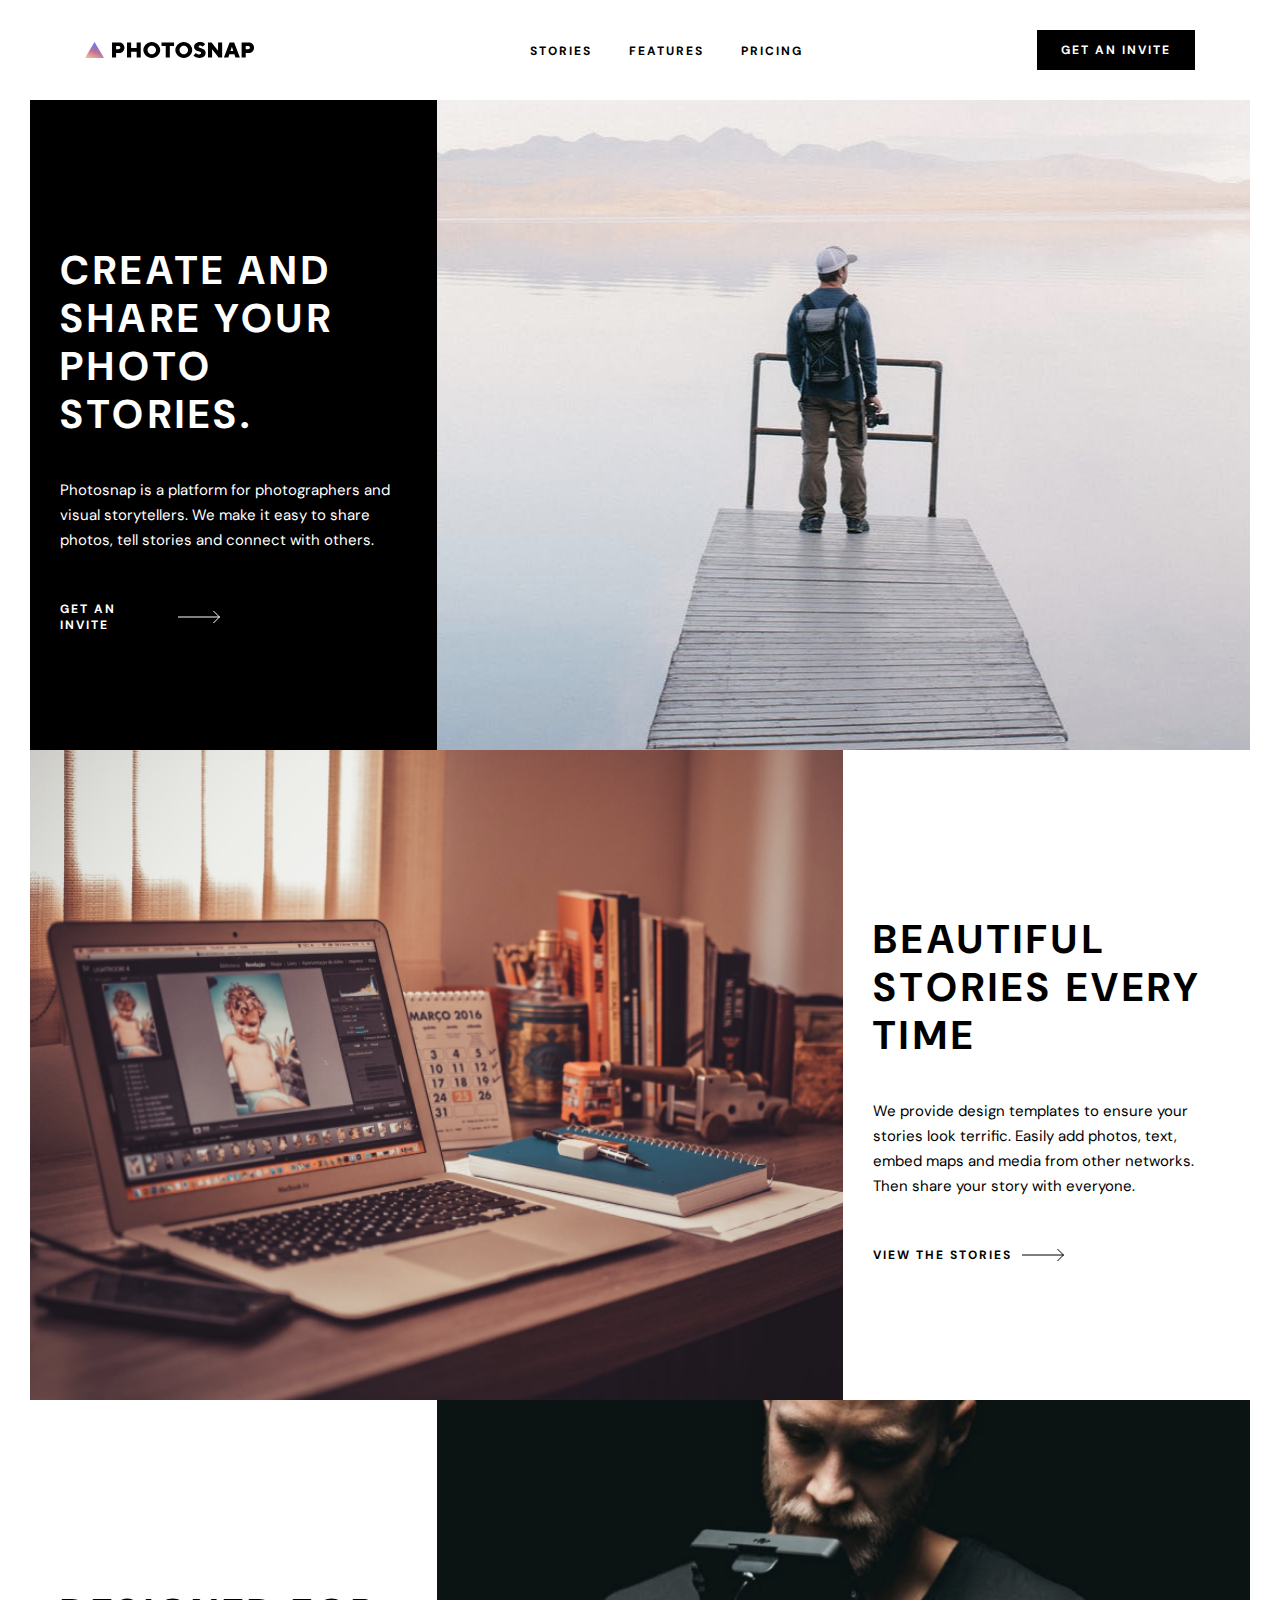
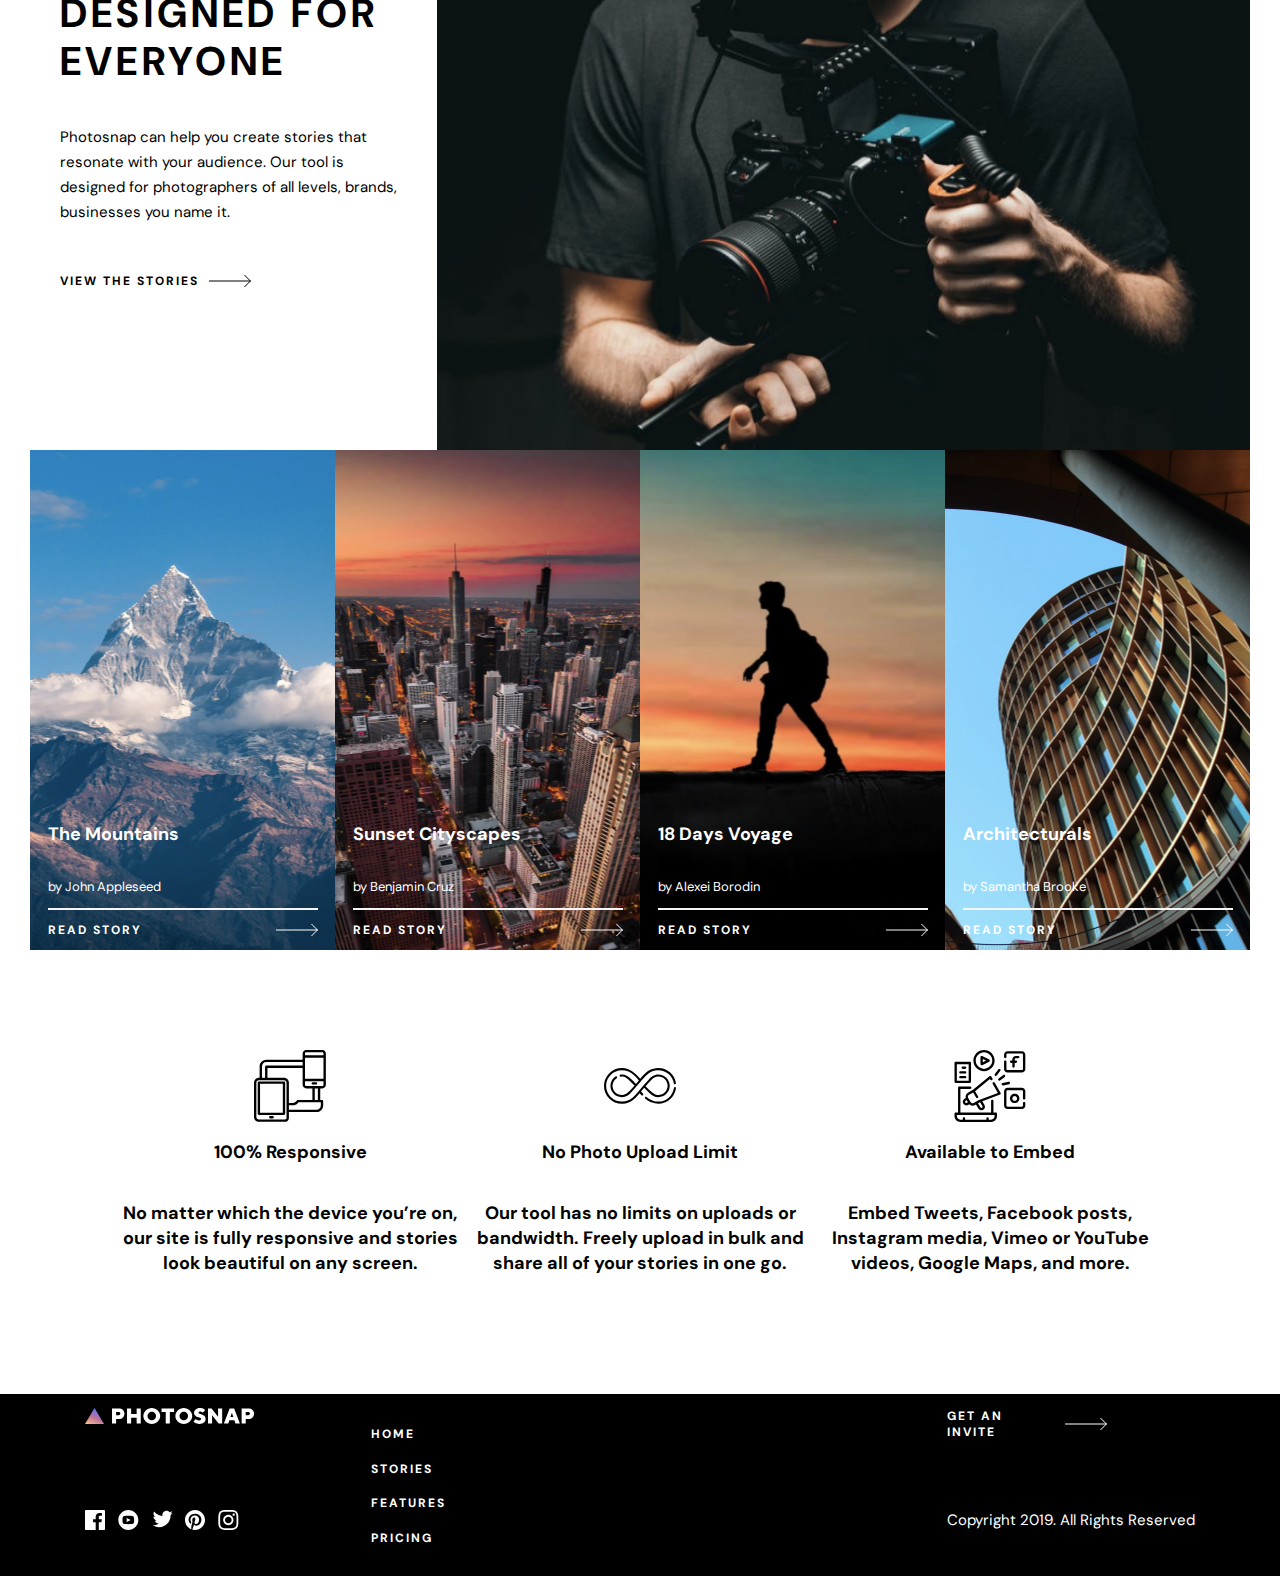
<file: index.html>
<!DOCTYPE html>
<html lang="en">
<head>
    <meta charset="UTF-8">
    <meta name="viewport" content="width=device-width, initial-scale=1.0">
    <title>Document</title>
    <link rel="stylesheet" href="css/style.css">
    <link rel="preconnect" href="https://fonts.googleapis.com">
    <link rel="preconnect" href="https://fonts.gstatic.com" crossorigin>
    <link href="https://fonts.googleapis.com/css2?family=Alata&family=Barlow+Condensed:wght@700&family=Barlow:wght@500;900&family=Big+Shoulders+Display:wght@400;700&family=DM+Sans:opsz@9..40&family=Inter:wght@400;600&family=Josefin+Sans:wght@300&family=League+Spartan&family=Lexend+Deca&family=Montserrat:wght@700&family=Noto+Sans:wght@200&family=Permanent+Marker&family=Raleway:wght@700&family=Rubik:wght@300&family=Space+Grotesk:wght@700&display=swap" rel="stylesheet">
</head>
<body>
    <div class="wrapper">
        <div class="header">
            <img src="img/photosnap.svg" alt="">
            <ul>
                <li><a href="storiesPage.html">STORIES</a></li>
                <li><a href="">FEATURES</a></li>
                <li><a href="">PRICING</a></li>
            </ul>
            <button>GET AN INVITE</button>
            <img class="img2" src="img/2line.svg" alt="">
        </div>
        <div class="social1">
            <div class="text">
                <div class="tex">
                    <p class="big">Create and share your photo stories. </p>
                    <p class="small">Photosnap is a platform for photographers and visual storytellers. We make it easy to share photos, tell stories and connect with others.</p>
                    <p class="btn">GET AN INVITE<img src="img/oq strelka.svg" alt=""></p>
                </div>
            </div>
            <div class="img"></div>
        </div>
        <div class="social2">
            <div class="text">
                <div class="tex">
                    <p class="big">BEAUTIFUL STORIES EVERY TIME </p>
                    <p class="small">We provide design templates to ensure your stories look terrific. Easily add photos, text, embed maps and media from other networks. Then share your story with everyone.</p>
                    <p class="btn">VIEW THE STORIES<img src="img/qora strelka.svg" alt=""></p>
                </div>
            </div>
            <div class="img"></div>
        </div>
        <div class="social3">
            <div class="text">
                <div class="tex">
                    <p class="big">DESIGNED FOR EVERYONE</p>
                    <p class="small">Photosnap can help you create stories that resonate with your audience.  Our tool is designed for photographers of all levels, brands, businesses you name it. </p>
                    <p class="btn">VIEW THE STORIES<img src="img/qora-strelka.svg" alt=""></p>
                </div>
            </div>
            <div class="img"></div>
        </div>
        <div class="carts">
            <div class="a1">
                <div class="cart1">
                    <p class="big">The Mountains</p>
                    <p class="small">by John Appleseed</p>
                    <div class="text">
                        <p>READ STORY</p>
                        <img src="img/oq strelka.svg" alt="">
                    </div>
                </div>
                <div class="cart2">
                    <p class="big">Sunset Cityscapes</p>
                    <p class="small">by Benjamin Cruz</p>
                    <div class="text">
                        <p>READ STORY</p>
                        <img src="img/oq strelka.svg" alt="">
                    </div>
                </div>
            </div>
            <div class="a2">
                <div class="cart3">
                    <p class="big">18 Days Voyage</p>
                    <p class="small">by Alexei Borodin</p>
                    <div class="text">
                        <p>READ STORY</p>
                        <img src="img/oq strelka.svg" alt="">
                    </div>
                </div>
                <div class="cart4">
                    <p class="big">Architecturals</p>
                    <p class="small">by Samantha Brooke</p>
                    <div class="text">
                        <p>READ STORY</p>
                        <img src="img/oq strelka.svg" alt="">
                    </div>
                </div>
            </div>
        </div>
        <div class="cards">
            <div class="card1">
                <img src="img/mobile.svg" alt="">
                <p class="big">100% Responsive</p>
                <p class="small">No matter which the device you’re on, our site is fully responsive and stories look beautiful on any screen.</p>
            </div>
            <div class="card2">
                <img src="img/infinity.svg" alt="">
                <p class="big">No Photo Upload Limit</p>
                <p class="small">Our tool has no limits on uploads or bandwidth. Freely upload in bulk and share all of your stories in one go.</p>
            </div>
            <div class="card3">
                <img src="img/karnay.svg" alt="">
                <p class="big">Available to Embed</p>
                <p class="small">Embed Tweets, Facebook posts, Instagram media, Vimeo or YouTube videos, Google Maps, and more. </p>
            </div>
        </div>
        <div class="footer">
            <div class="b">
                <div class="icon">
                    <img src="img/photosnap oq.svg" alt="">
                    <ul>
                        <li><a href="">HOME</a></li>
                        <li><a href="storiesPage.html">STORIES</a></li>
                        <li><a href="">FEATURES</a></li>
                        <li><a href="">PRICING</a></li>
                    </ul>
                    <div class="icons">
                    <div class="facebook">
                        <svg width="20" height="20" viewBox="0 0 20 20" fill="none" xmlns="http://www.w3.org/2000/svg">
                            <path d="M18.8958 0H1.10417C0.494167 0 0 0.494167 0 1.10417V18.8967C0 19.5058 0.494167 20 1.10417 20H10.6833V12.255H8.07667V9.23667H10.6833V7.01083C10.6833 4.4275 12.2608 3.02083 14.5658 3.02083C15.67 3.02083 16.6183 3.10333 16.895 3.14V5.84L15.2967 5.84083C14.0433 5.84083 13.8008 6.43667 13.8008 7.31V9.2375H16.79L16.4008 12.2558H13.8008V20H18.8975C19.5058 20 20 19.5058 20 18.8958V1.10417C20 0.494167 19.5058 0 18.8958 0Z" fill="white"/>
                            </svg>
                    </div>
                    <div class="youtube">
                        <svg width="21" height="20" viewBox="0 0 21 20" fill="none" xmlns="http://www.w3.org/2000/svg">
                            <path fill-rule="evenodd" clip-rule="evenodd" d="M10.3333 0C4.81081 0 0.333313 4.4775 0.333313 10C0.333313 15.5225 4.81081 20 10.3333 20C15.8558 20 20.3333 15.5225 20.3333 10C20.3333 4.4775 15.8558 0 10.3333 0ZM14.0341 14.0767C12.2825 14.1967 8.38081 14.1967 6.63165 14.0767C4.73498 13.9467 4.51415 13.0183 4.49998 10C4.51415 6.97583 4.73748 6.05333 6.63165 5.92333C8.38081 5.80333 12.2833 5.80333 14.0341 5.92333C15.9316 6.05333 16.1516 6.98167 16.1666 10C16.1516 13.0242 15.9291 13.9467 14.0341 14.0767ZM12.7641 9.99667L8.66665 8.04833V11.9517L12.7641 9.99667Z" fill="white"/>
                            </svg>
                    </div>
                    <div class="twitter">
                        <svg width="21" height="18" viewBox="0 0 21 18" fill="none" xmlns="http://www.w3.org/2000/svg">
                        <path d="M20.6667 2.79746C19.9309 3.12412 19.14 3.34412 18.31 3.44329C19.1575 2.93579 19.8084 2.13162 20.1142 1.17329C19.3217 1.64329 18.4434 1.98496 17.5084 2.16912C16.7609 1.37162 15.6934 0.873291 14.5134 0.873291C11.8642 0.873291 9.91752 3.34496 10.5159 5.91079C7.10669 5.73996 4.08335 4.10662 2.05919 1.62412C0.984187 3.46829 1.50169 5.88079 3.32835 7.10246C2.65669 7.08079 2.02335 6.89662 1.47085 6.58912C1.42585 8.48996 2.78835 10.2683 4.76169 10.6641C4.18419 10.8208 3.55169 10.8575 2.90835 10.7341C3.43002 12.3641 4.94502 13.55 6.74169 13.5833C5.01669 14.9358 2.84335 15.54 0.666687 15.2833C2.48252 16.4475 4.64002 17.1266 6.95669 17.1266C14.575 17.1266 18.8792 10.6925 18.6192 4.92162C19.4209 4.34246 20.1167 3.61996 20.6667 2.79746Z" fill="white"/>
                        </svg>
                    </div>
                    <div class="p">
                        <svg width="20" height="20" viewBox="0 0 20 20" fill="none" xmlns="http://www.w3.org/2000/svg">
                            <path d="M10 0C4.4775 0 0 4.47667 0 10C0 14.2367 2.63583 17.855 6.35583 19.3117C6.26833 18.5208 6.18917 17.3075 6.39083 16.4442C6.5725 15.6633 7.56333 11.4733 7.56333 11.4733C7.56333 11.4733 7.26417 10.8742 7.26417 9.98833C7.26417 8.59833 8.07 7.56 9.07333 7.56C9.92583 7.56 10.3383 8.20083 10.3383 8.96833C10.3383 9.82583 9.7925 11.1083 9.51 12.2975C9.27417 13.2925 10.0092 14.105 10.9908 14.105C12.7683 14.105 14.1342 12.2308 14.1342 9.52583C14.1342 7.13167 12.4142 5.4575 9.9575 5.4575C7.1125 5.4575 5.4425 7.59167 5.4425 9.79667C5.4425 10.6558 5.77333 11.5783 6.18667 12.0783C6.26833 12.1775 6.28 12.265 6.25583 12.3658L5.97833 13.4992C5.93417 13.6825 5.83333 13.7217 5.64333 13.6333C4.39417 13.0517 3.61333 11.2258 3.61333 9.75917C3.61333 6.605 5.905 3.7075 10.2208 3.7075C13.69 3.7075 16.3858 6.18 16.3858 9.48333C16.3858 12.93 14.2133 15.7033 11.1967 15.7033C10.1833 15.7033 9.23083 15.1775 8.905 14.555L8.28167 16.9325C8.05583 17.8017 7.44667 18.8908 7.03833 19.5542C7.975 19.8433 8.96917 20 10 20C15.5225 20 20 15.5225 20 10C20 4.47667 15.5225 0 10 0Z" fill="white"/>
                            </svg>
                    </div>
                    <div class="insta">
                        <svg width="21" height="20" viewBox="0 0 21 20" fill="none" xmlns="http://www.w3.org/2000/svg">
                            <path fill-rule="evenodd" clip-rule="evenodd" d="M10.3333 0C7.61748 0 7.27748 0.0116667 6.21081 0.06C2.57915 0.226667 0.560813 2.24167 0.394146 5.87667C0.34498 6.94417 0.333313 7.28417 0.333313 10C0.333313 12.7158 0.34498 13.0567 0.393313 14.1233C0.55998 17.755 2.57498 19.7733 6.20998 19.94C7.27748 19.9883 7.61748 20 10.3333 20C13.0491 20 13.39 19.9883 14.4566 19.94C18.085 19.7733 20.1083 17.7583 20.2725 14.1233C20.3216 13.0567 20.3333 12.7158 20.3333 10C20.3333 7.28417 20.3216 6.94417 20.2733 5.8775C20.11 2.24917 18.0925 0.2275 14.4575 0.0608333C13.39 0.0116667 13.0491 0 10.3333 0ZM10.3333 1.8025C13.0033 1.8025 13.32 1.8125 14.375 1.86083C17.085 1.98417 18.3508 3.27 18.4741 5.96C18.5225 7.01417 18.5316 7.33083 18.5316 10.0008C18.5316 12.6717 18.5216 12.9875 18.4741 14.0417C18.35 16.7292 17.0875 18.0175 14.375 18.1408C13.32 18.1892 13.005 18.1992 10.3333 18.1992C7.66331 18.1992 7.34665 18.1892 6.29248 18.1408C3.57581 18.0167 2.31665 16.725 2.19331 14.0408C2.14498 12.9867 2.13498 12.6708 2.13498 10C2.13498 7.33 2.14581 7.01417 2.19331 5.95917C2.31748 3.27 3.57998 1.98333 6.29248 1.86C7.34748 1.8125 7.66331 1.8025 10.3333 1.8025ZM5.19831 10C5.19831 7.16417 7.49748 4.865 10.3333 4.865C13.1691 4.865 15.4683 7.16417 15.4683 10C15.4683 12.8367 13.1691 15.1358 10.3333 15.1358C7.49748 15.1358 5.19831 12.8358 5.19831 10ZM10.3333 13.3333C8.49248 13.3333 6.99998 11.8417 6.99998 10C6.99998 8.15917 8.49248 6.66667 10.3333 6.66667C12.1741 6.66667 13.6666 8.15917 13.6666 10C13.6666 11.8417 12.1741 13.3333 10.3333 13.3333ZM14.4708 4.6625C14.4708 4 15.0083 3.4625 15.6716 3.4625C16.3341 3.4625 16.8708 4 16.8708 4.6625C16.8708 5.325 16.3341 5.8625 15.6716 5.8625C15.0083 5.8625 14.4708 5.325 14.4708 4.6625Z" fill="white"/>
                            </svg>
                    </div>
                    </div>
                </div>
                <ul>
                    <li><a href="">HOME</a></li>
                    <li><a href="storiesPage.html">STORIES</a></li>
                    <li><a href="">FEATURES</a></li>
                    <li><a href="">PRICING</a></li>
                </ul>
                <div class="featur">
                    <p class="btn">GET AN INVITE<img src="img/oq strelka.svg" alt=""></p>
                    <p class="res">Copyright 2019. All Rights Reserved</p>
                </div>
            </div>
        </div>
    </div>
</body>
</html>
</file>
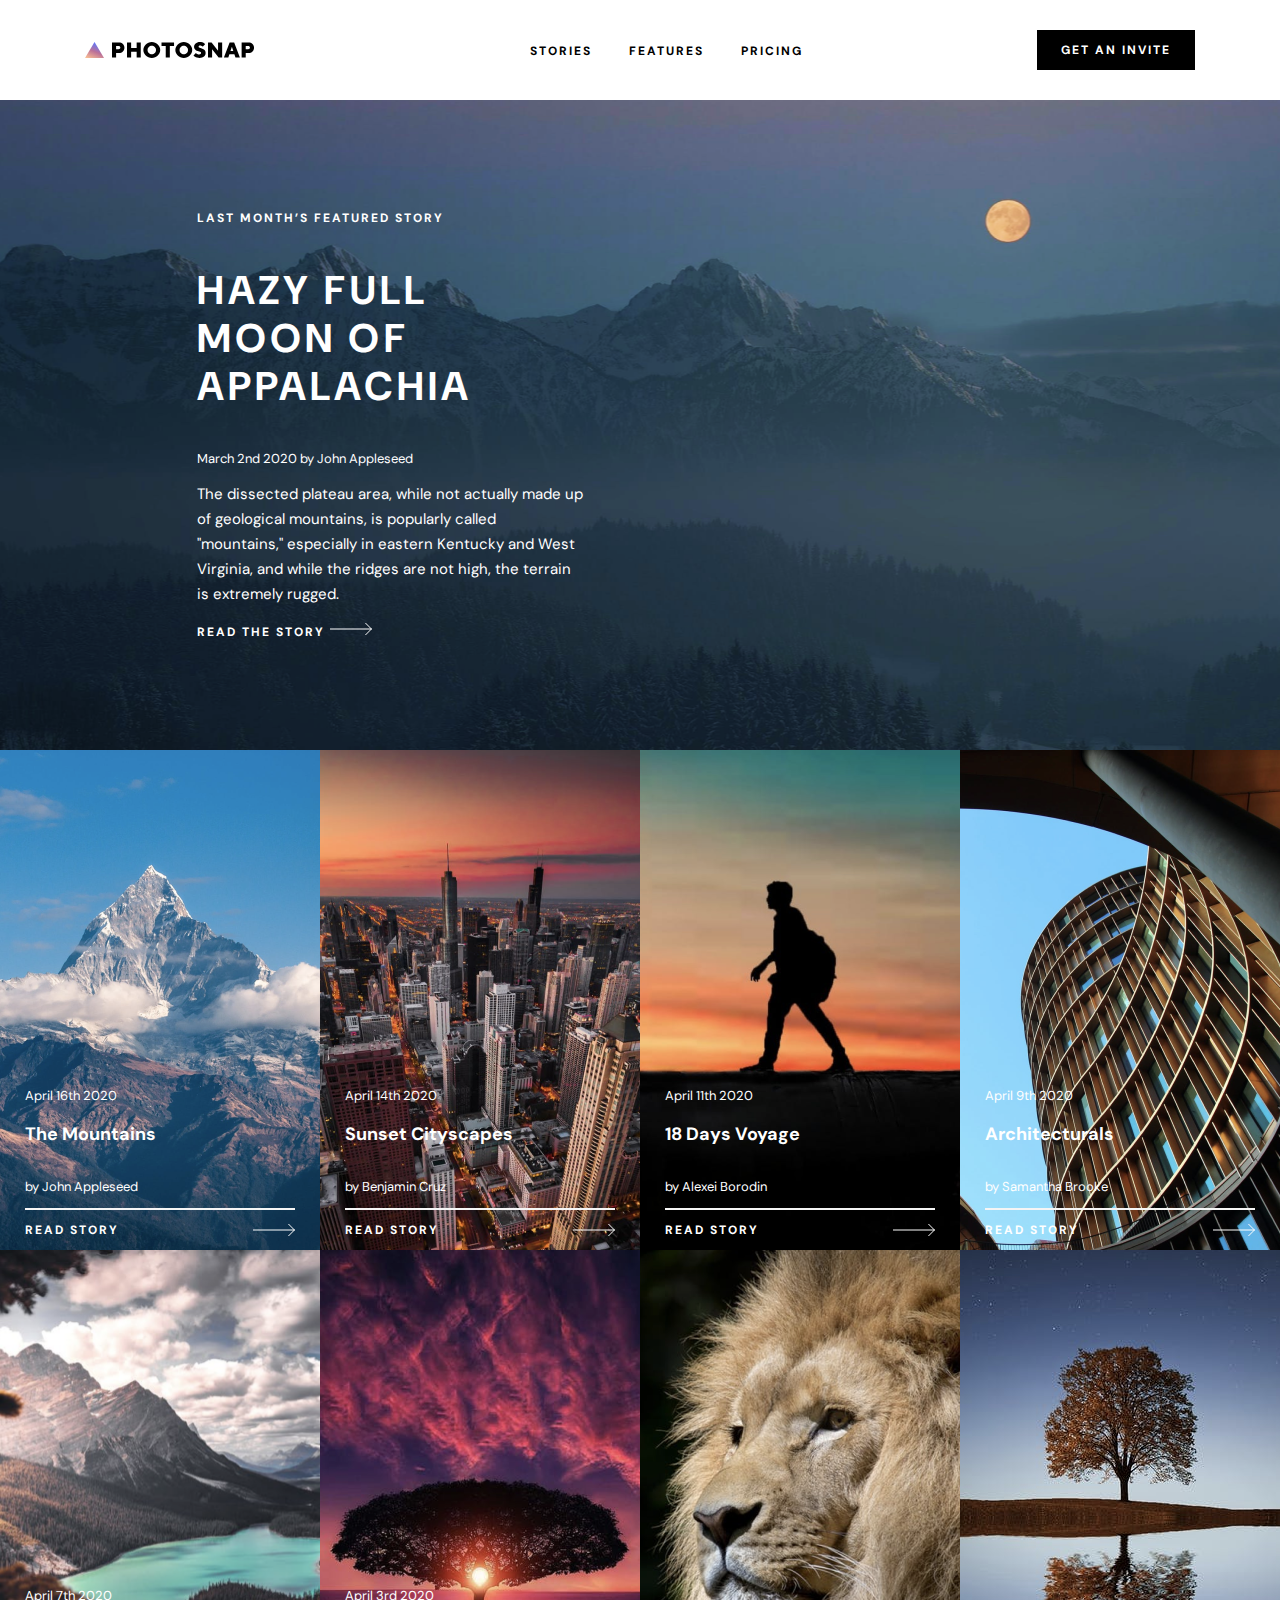
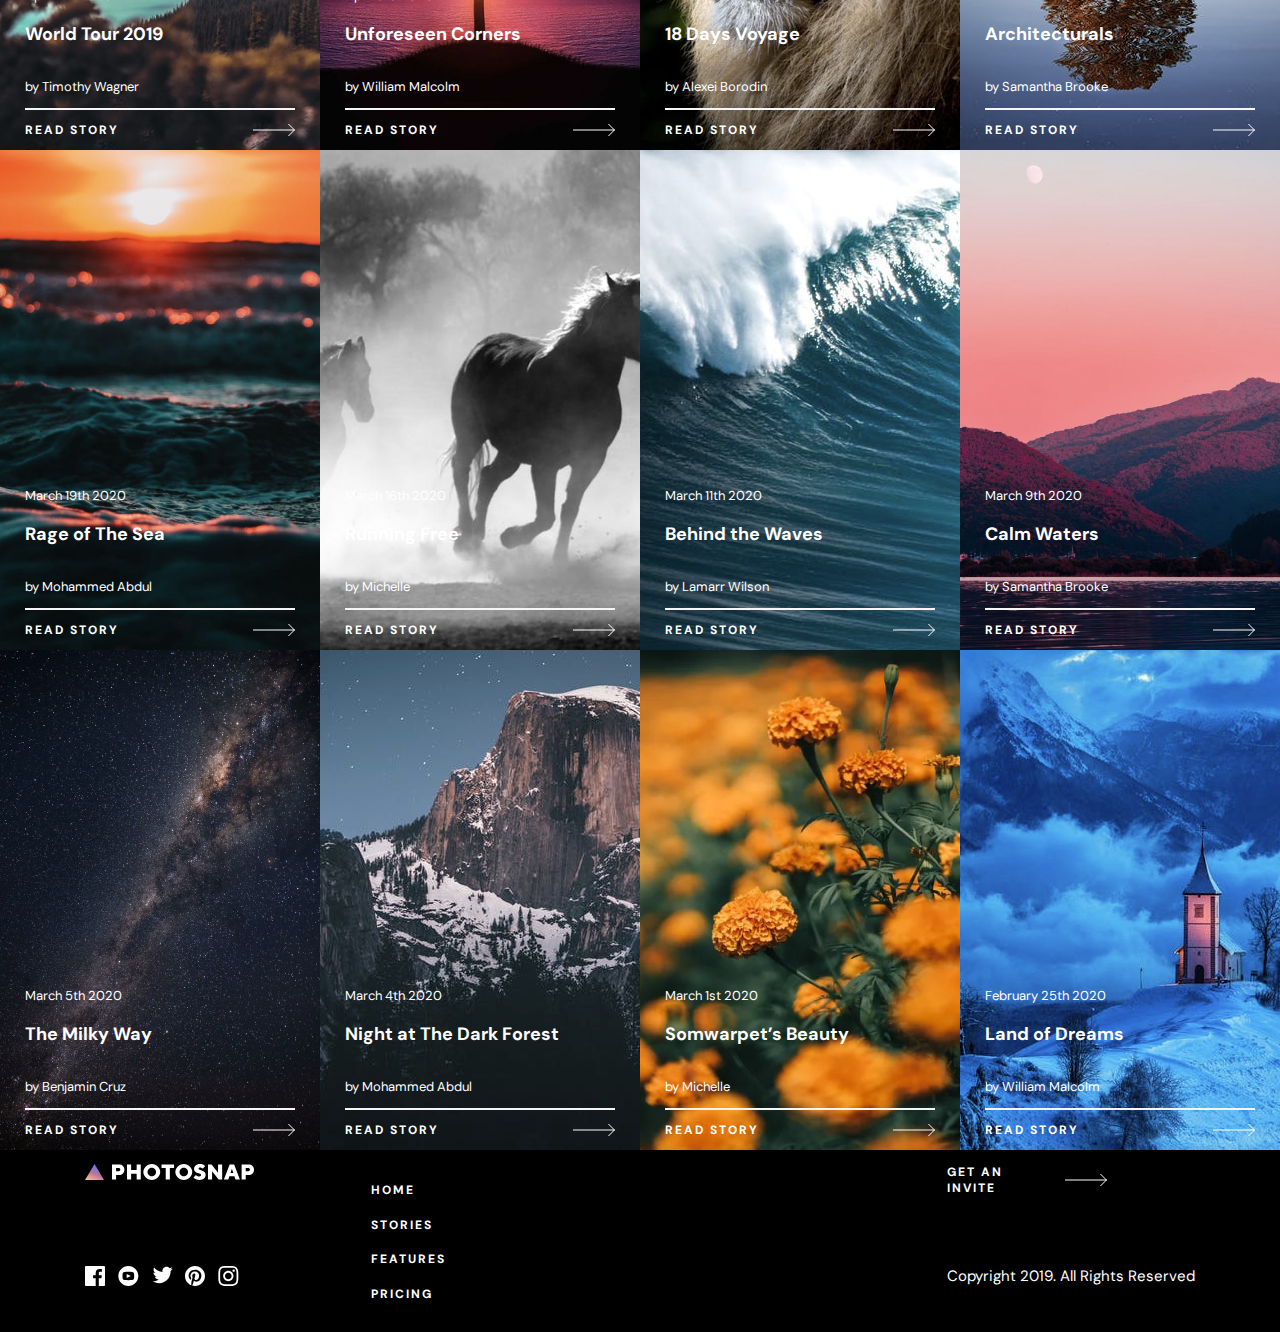
<file: storiesPage.html>
<!DOCTYPE html>
<html lang="en">
<head>
    <meta charset="UTF-8">
    <meta name="viewport" content="width=device-width, initial-scale=1.0">
    <title>Document</title>
    <link rel="stylesheet" href="css/storiesPage.css">
    <link rel="preconnect" href="https://fonts.googleapis.com">
    <link rel="preconnect" href="https://fonts.gstatic.com" crossorigin>
    <link href="https://fonts.googleapis.com/css2?family=Alata&family=Barlow+Condensed:wght@700&family=Barlow:wght@500;900&family=Big+Shoulders+Display:wght@400;700&family=DM+Sans:opsz@9..40&family=Inter:wght@400;600&family=Josefin+Sans:wght@300&family=League+Spartan&family=Lexend+Deca&family=Montserrat:wght@700&family=Noto+Sans:wght@200&family=Permanent+Marker&family=Raleway:wght@700&family=Rubik:wght@300&family=Space+Grotesk:wght@700&display=swap" rel="stylesheet">
</head>
<body>
    <div class="wrapper">
        <div class="header">
            <img src="img/photosnap.svg" alt="">
            <ul>
                <li><a href="index.html">STORIES</a></li>
                <li><a href="">FEATURES</a></li>
                <li><a href="">PRICING</a></li>
            </ul>
            <button>GET AN INVITE</button>
            <img class="img2" src="img/2line.svg" alt="">
        </div>
        <div class="social">
            <div class="text">
                <p class="small">LAST MONTH’S FEATURED STORY</p>
                <p class="big">HAZY FULL MOON OF APPALACHIA</p>
                <p class="small2">March 2nd 2020 by John Appleseed</p>
                <p class="small3">The dissected plateau area, while not actually made up of geological mountains, is popularly called "mountains," especially in eastern Kentucky and West Virginia, and while the ridges are not high, the terrain is extremely rugged.</p>
                <p class="small4">READ THE STORY <img src="img/oq strelka.svg" alt=""></p>
            </div>
        </div>
        <div class="social2">
            <div class="text">
                <div class="tex">
                    <p class="small">LAST MONTH’S FEATURED STORY</p>
                    <p class="big">HAZY FULL MOON OF APPALACHIA </p>
                    <p class="small2">March 2nd 2020 by John Appleseed</p>
                    <p class="small3">The dissected plateau area, while not actually made up of geological mountains, is popularly called "mountains," especially in eastern Kentucky and West Virginia, and while the ridges are not high, the terrain is extremely rugged.</p>
                    <p class="small4">READ THE STORY <img src="img/oq strelka.svg" alt=""></p>
                </div>
            </div>
            <div class="img"></div>
        </div>
        <div class="cards">
            <div class="contain">
                <div class="a1">
                    <div class="cart1">
                        <div class="data">April 16th 2020</div>
                        <p class="big">The Mountains</p>
                        <p class="small">by John Appleseed</p>
                        <div class="text">
                            <p>READ STORY</p>
                            <img src="img/oq strelka.svg" alt="">
                        </div>
                    </div>
                    <div class="cart2">
                        <div class="data">April 14th 2020</div>
                        <p class="big">Sunset Cityscapes</p>
                        <p class="small">by Benjamin Cruz</p>
                        <div class="text">
                            <p>READ STORY</p>
                            <img src="img/oq strelka.svg" alt="">
                        </div>
                    </div>
                </div>
                <div class="a2">
                    <div class="cart3">
                        <div class="data">April 11th 2020</div>
                        <p class="big">18 Days Voyage</p>
                        <p class="small">by Alexei Borodin</p>
                        <div class="text">
                            <p>READ STORY</p>
                            <img src="img/oq strelka.svg" alt="">
                        </div>
                    </div>
                    <div class="cart4">
                        <div class="data">April 9th 2020</div>
                        <p class="big">Architecturals</p>
                        <p class="small">by Samantha Brooke</p>
                        <div class="text">
                            <p>READ STORY</p>
                            <img src="img/oq strelka.svg" alt="">
                        </div>
                    </div>
                </div>
            </div>
            <div class="contain2">
                <div class="a3">
                    <div class="cart1">
                        <div class="data">April 7th 2020</div>
                        <p class="big">World Tour 2019</p>
                        <p class="small">by Timothy Wagner</p>
                        <div class="text">
                            <p>READ STORY</p>
                            <img src="img/oq strelka.svg" alt="">
                        </div>
                    </div>
                    <div class="cart2">
                        <div class="data">April 3rd 2020</div>
                        <p class="big">Unforeseen Corners</p>
                        <p class="small">by William Malcolm</p>
                        <div class="text">
                            <p>READ STORY</p>
                            <img src="img/oq strelka.svg" alt="">
                        </div>
                    </div>
                </div>
                <div class="a4">
                    <div class="cart3">
                        <p class="big">18 Days Voyage</p>
                        <p class="small">by Alexei Borodin</p>
                        <div class="text">
                            <p>READ STORY</p>
                            <img src="img/oq strelka.svg" alt="">
                        </div>
                    </div>
                    <div class="cart4">
                        <p class="big">Architecturals</p>
                        <p class="small">by Samantha Brooke</p>
                        <div class="text">
                            <p>READ STORY</p>
                            <img src="img/oq strelka.svg" alt="">
                        </div>
                    </div>
                </div>
            </div>
            <div class="contain3">
                <div class="a1">
                    <div class="cart1">
                        <div class="data">March 19th 2020</div>
                        <p class="big">Rage of The Sea</p>
                        <p class="small">by Mohammed Abdul</p>
                        <div class="text">
                            <p>READ STORY</p>
                            <img src="img/oq strelka.svg" alt="">
                        </div>
                    </div>
                    <div class="cart2">
                        <div class="data">March 16th 2020</div>
                        <p class="big">Running Free</p>
                        <p class="small">by Michelle</p>
                        <div class="text">
                            <p>READ STORY</p>
                            <img src="img/oq strelka.svg" alt="">
                        </div>
                    </div>
                </div>
                <div class="a2">
                    <div class="cart3">
                        <div class="data">March 11th 2020</div>
                        <p class="big">Behind the Waves</p>
                        <p class="small">by Lamarr Wilson</p>
                        <div class="text">
                            <p>READ STORY</p>
                            <img src="img/oq strelka.svg" alt="">
                        </div>
                    </div>
                    <div class="cart4">
                        <div class="data">March 9th 2020</div>
                        <p class="big">Calm Waters</p>
                        <p class="small">by Samantha Brooke</p>
                        <div class="text">
                            <p>READ STORY</p>
                            <img src="img/oq strelka.svg" alt="">
                        </div>
                    </div>
                </div>
            </div>
            <div class="contain4">
                <div class="a3">
                    <div class="cart1">
                        <div class="data">March 5th 2020</div>
                        <p class="big">The Milky Way</p>
                        <p class="small">by Benjamin Cruz</p>
                        <div class="text">
                            <p>READ STORY</p>
                            <img src="img/oq strelka.svg" alt="">
                        </div>
                    </div>
                    <div class="cart2">
                        <div class="data">March 4th 2020</div>
                        <p class="big">Night at The Dark Forest</p>
                        <p class="small">by  Mohammed Abdul</p>
                        <div class="text">
                            <p>READ STORY</p>
                            <img src="img/oq strelka.svg" alt="">
                        </div>
                    </div>
                </div>
                <div class="a4">
                    <div class="cart3">
                        <div class="data">March 1st 2020</div>
                        <p class="big">Somwarpet’s Beauty</p>
                        <p class="small">by Michelle</p>
                        <div class="text">
                            <p>READ STORY</p>
                            <img src="img/oq strelka.svg" alt="">
                        </div>
                    </div>
                    <div class="cart4">
                        <div class="data">February 25th 2020</div>
                        <p class="big">Land of Dreams</p>
                        <p class="small">by William Malcolm</p>
                        <div class="text">
                            <p>READ STORY</p>
                            <img src="img/oq strelka.svg" alt="">
                        </div>
                    </div>
                </div>
            </div>
        </div>

        <div class="footer">
            <div class="b">
                <div class="icon">
                    <img src="img/photosnap oq.svg" alt="">
                    <ul>
                        <li><a href="index.html">HOME</a></li>
                        <li><a href="storiesPage.html">STORIES</a></li>
                        <li><a href="">FEATURES</a></li>
                        <li><a href="">PRICING</a></li>
                    </ul>
                    <div class="icons">
                    <div class="facebook">
                        <svg width="20" height="20" viewBox="0 0 20 20" fill="none" xmlns="http://www.w3.org/2000/svg">
                            <path d="M18.8958 0H1.10417C0.494167 0 0 0.494167 0 1.10417V18.8967C0 19.5058 0.494167 20 1.10417 20H10.6833V12.255H8.07667V9.23667H10.6833V7.01083C10.6833 4.4275 12.2608 3.02083 14.5658 3.02083C15.67 3.02083 16.6183 3.10333 16.895 3.14V5.84L15.2967 5.84083C14.0433 5.84083 13.8008 6.43667 13.8008 7.31V9.2375H16.79L16.4008 12.2558H13.8008V20H18.8975C19.5058 20 20 19.5058 20 18.8958V1.10417C20 0.494167 19.5058 0 18.8958 0Z" fill="white"/>
                            </svg>
                    </div>
                    <div class="youtube">
                        <svg width="21" height="20" viewBox="0 0 21 20" fill="none" xmlns="http://www.w3.org/2000/svg">
                            <path fill-rule="evenodd" clip-rule="evenodd" d="M10.3333 0C4.81081 0 0.333313 4.4775 0.333313 10C0.333313 15.5225 4.81081 20 10.3333 20C15.8558 20 20.3333 15.5225 20.3333 10C20.3333 4.4775 15.8558 0 10.3333 0ZM14.0341 14.0767C12.2825 14.1967 8.38081 14.1967 6.63165 14.0767C4.73498 13.9467 4.51415 13.0183 4.49998 10C4.51415 6.97583 4.73748 6.05333 6.63165 5.92333C8.38081 5.80333 12.2833 5.80333 14.0341 5.92333C15.9316 6.05333 16.1516 6.98167 16.1666 10C16.1516 13.0242 15.9291 13.9467 14.0341 14.0767ZM12.7641 9.99667L8.66665 8.04833V11.9517L12.7641 9.99667Z" fill="white"/>
                            </svg>
                    </div>
                    <div class="twitter">
                        <svg width="21" height="18" viewBox="0 0 21 18" fill="none" xmlns="http://www.w3.org/2000/svg">
                        <path d="M20.6667 2.79746C19.9309 3.12412 19.14 3.34412 18.31 3.44329C19.1575 2.93579 19.8084 2.13162 20.1142 1.17329C19.3217 1.64329 18.4434 1.98496 17.5084 2.16912C16.7609 1.37162 15.6934 0.873291 14.5134 0.873291C11.8642 0.873291 9.91752 3.34496 10.5159 5.91079C7.10669 5.73996 4.08335 4.10662 2.05919 1.62412C0.984187 3.46829 1.50169 5.88079 3.32835 7.10246C2.65669 7.08079 2.02335 6.89662 1.47085 6.58912C1.42585 8.48996 2.78835 10.2683 4.76169 10.6641C4.18419 10.8208 3.55169 10.8575 2.90835 10.7341C3.43002 12.3641 4.94502 13.55 6.74169 13.5833C5.01669 14.9358 2.84335 15.54 0.666687 15.2833C2.48252 16.4475 4.64002 17.1266 6.95669 17.1266C14.575 17.1266 18.8792 10.6925 18.6192 4.92162C19.4209 4.34246 20.1167 3.61996 20.6667 2.79746Z" fill="white"/>
                        </svg>
                    </div>
                    <div class="p">
                        <svg width="20" height="20" viewBox="0 0 20 20" fill="none" xmlns="http://www.w3.org/2000/svg">
                            <path d="M10 0C4.4775 0 0 4.47667 0 10C0 14.2367 2.63583 17.855 6.35583 19.3117C6.26833 18.5208 6.18917 17.3075 6.39083 16.4442C6.5725 15.6633 7.56333 11.4733 7.56333 11.4733C7.56333 11.4733 7.26417 10.8742 7.26417 9.98833C7.26417 8.59833 8.07 7.56 9.07333 7.56C9.92583 7.56 10.3383 8.20083 10.3383 8.96833C10.3383 9.82583 9.7925 11.1083 9.51 12.2975C9.27417 13.2925 10.0092 14.105 10.9908 14.105C12.7683 14.105 14.1342 12.2308 14.1342 9.52583C14.1342 7.13167 12.4142 5.4575 9.9575 5.4575C7.1125 5.4575 5.4425 7.59167 5.4425 9.79667C5.4425 10.6558 5.77333 11.5783 6.18667 12.0783C6.26833 12.1775 6.28 12.265 6.25583 12.3658L5.97833 13.4992C5.93417 13.6825 5.83333 13.7217 5.64333 13.6333C4.39417 13.0517 3.61333 11.2258 3.61333 9.75917C3.61333 6.605 5.905 3.7075 10.2208 3.7075C13.69 3.7075 16.3858 6.18 16.3858 9.48333C16.3858 12.93 14.2133 15.7033 11.1967 15.7033C10.1833 15.7033 9.23083 15.1775 8.905 14.555L8.28167 16.9325C8.05583 17.8017 7.44667 18.8908 7.03833 19.5542C7.975 19.8433 8.96917 20 10 20C15.5225 20 20 15.5225 20 10C20 4.47667 15.5225 0 10 0Z" fill="white"/>
                            </svg>
                    </div>
                    <div class="insta">
                        <svg width="21" height="20" viewBox="0 0 21 20" fill="none" xmlns="http://www.w3.org/2000/svg">
                            <path fill-rule="evenodd" clip-rule="evenodd" d="M10.3333 0C7.61748 0 7.27748 0.0116667 6.21081 0.06C2.57915 0.226667 0.560813 2.24167 0.394146 5.87667C0.34498 6.94417 0.333313 7.28417 0.333313 10C0.333313 12.7158 0.34498 13.0567 0.393313 14.1233C0.55998 17.755 2.57498 19.7733 6.20998 19.94C7.27748 19.9883 7.61748 20 10.3333 20C13.0491 20 13.39 19.9883 14.4566 19.94C18.085 19.7733 20.1083 17.7583 20.2725 14.1233C20.3216 13.0567 20.3333 12.7158 20.3333 10C20.3333 7.28417 20.3216 6.94417 20.2733 5.8775C20.11 2.24917 18.0925 0.2275 14.4575 0.0608333C13.39 0.0116667 13.0491 0 10.3333 0ZM10.3333 1.8025C13.0033 1.8025 13.32 1.8125 14.375 1.86083C17.085 1.98417 18.3508 3.27 18.4741 5.96C18.5225 7.01417 18.5316 7.33083 18.5316 10.0008C18.5316 12.6717 18.5216 12.9875 18.4741 14.0417C18.35 16.7292 17.0875 18.0175 14.375 18.1408C13.32 18.1892 13.005 18.1992 10.3333 18.1992C7.66331 18.1992 7.34665 18.1892 6.29248 18.1408C3.57581 18.0167 2.31665 16.725 2.19331 14.0408C2.14498 12.9867 2.13498 12.6708 2.13498 10C2.13498 7.33 2.14581 7.01417 2.19331 5.95917C2.31748 3.27 3.57998 1.98333 6.29248 1.86C7.34748 1.8125 7.66331 1.8025 10.3333 1.8025ZM5.19831 10C5.19831 7.16417 7.49748 4.865 10.3333 4.865C13.1691 4.865 15.4683 7.16417 15.4683 10C15.4683 12.8367 13.1691 15.1358 10.3333 15.1358C7.49748 15.1358 5.19831 12.8358 5.19831 10ZM10.3333 13.3333C8.49248 13.3333 6.99998 11.8417 6.99998 10C6.99998 8.15917 8.49248 6.66667 10.3333 6.66667C12.1741 6.66667 13.6666 8.15917 13.6666 10C13.6666 11.8417 12.1741 13.3333 10.3333 13.3333ZM14.4708 4.6625C14.4708 4 15.0083 3.4625 15.6716 3.4625C16.3341 3.4625 16.8708 4 16.8708 4.6625C16.8708 5.325 16.3341 5.8625 15.6716 5.8625C15.0083 5.8625 14.4708 5.325 14.4708 4.6625Z" fill="white"/>
                            </svg>
                    </div>
                    </div>
                </div>
                <ul>
                    <li><a href="index.html">HOME</a></li>
                    <li><a href="">STORIES</a></li>
                    <li><a href="">FEATURES</a></li>
                    <li><a href="">PRICING</a></li>
                </ul>
                <div class="featur">
                    <p class="btn">GET AN INVITE<img src="img/oq strelka.svg" alt=""></p>
                    <p class="res">Copyright 2019. All Rights Reserved</p>
                </div>
            </div>
        </div>




    </div>
</body>
</html>
</file>
<file: css/style.css>
body {
  margin: 0px;
  padding: 0px;
}
body .wrapper {
  overflow: hidden;
  margin: 0 auto;
  max-width: 1500px;
  height: max-content;
  padding: 0px 30px;
  display: flex;
  flex-direction: column;
  align-items: center;
}
body .wrapper .header {
  max-width: 1110px;
  width: 100%;
  height: 100px;
  display: flex;
  justify-content: space-between;
  align-items: center;
}
body .wrapper .header img {
  width: 170px;
  height: 16px;
}
body .wrapper .header a {
  text-decoration: none;
  color: #000;
  font-family: DM Sans;
  font-size: 12px;
  font-style: normal;
  font-weight: 700;
  line-height: normal;
  letter-spacing: 2px;
}
body .wrapper .header a:hover {
  text-decoration: none;
  color: gray;
  font-family: DM Sans;
  font-size: 12px;
  font-style: normal;
  font-weight: 700;
  line-height: normal;
  letter-spacing: 2px;
  transition-duration: 0.5s;
}
body .wrapper .header ul {
  display: flex;
  list-style: none;
  column-gap: 37px;
}
body .wrapper .header button {
  width: 158px;
  height: 40px;
  background: #000;
  color: #FFF;
  font-family: DM Sans;
  font-size: 12px;
  font-style: normal;
  font-weight: 700;
  line-height: normal;
  letter-spacing: 2px;
  border: none;
}
body .wrapper .header button:hover {
  width: 158px;
  height: 40px;
  background: #DFDFDF;
  color: #000;
  font-family: DM Sans;
  font-size: 12px;
  font-style: normal;
  font-weight: 700;
  line-height: normal;
  letter-spacing: 2px;
  border: none;
  transition-duration: 1s;
}
body .wrapper .header .img2 {
  display: none;
}
body .wrapper .social1 {
  max-width: 1500px;
  width: 100%;
  display: flex;
  background: #000;
}
body .wrapper .social1 .text {
  display: flex;
  flex-direction: column;
  align-items: center;
  justify-content: center;
  width: 610px;
  height: 650px;
  background: #000;
}
body .wrapper .social1 .text .tex {
  padding: 0px 30px;
}
body .wrapper .social1 .text .tex .big {
  max-width: 387px;
  width: 100%;
  color: #FFF;
  font-family: DM Sans;
  font-size: 40px;
  font-style: normal;
  font-weight: 700;
  line-height: 48px; /* 120% */
  letter-spacing: 4.167px;
  text-transform: uppercase;
}
body .wrapper .social1 .text .tex .small {
  max-width: 387px;
  width: 100%;
  color: #FFF;
  font-family: DM Sans;
  font-size: 15px;
  font-style: normal;
  font-weight: 400;
  line-height: 25px; /* 166.667% */
}
body .wrapper .social1 .text .tex .btn {
  margin-top: 48px;
  width: 160px;
  color: #FFF;
  font-family: DM Sans;
  font-size: 12px;
  font-style: normal;
  font-weight: 700;
  line-height: normal;
  letter-spacing: 2px;
  display: flex;
  align-items: center;
  gap: 10px;
}
body .wrapper .social1 .text .tex .btn:hover {
  border-bottom: 2px solid whitesmoke;
  transition-duration: 0.5s;
}
body .wrapper .social1 .img {
  background-image: url(/img/ocean.png);
  background-size: cover;
  background-repeat: no-repeat;
  background-position: center center;
  max-width: 890px;
  width: 100%;
  height: 650px;
}
body .wrapper .social2 {
  max-width: 1500px;
  width: 100%;
  display: flex;
  flex-direction: row-reverse;
}
body .wrapper .social2 .text {
  display: flex;
  flex-direction: column;
  align-items: center;
  justify-content: center;
  width: 610px;
  height: 650px;
  background: #ffffff;
}
body .wrapper .social2 .text .tex {
  padding: 0px 30px;
}
body .wrapper .social2 .text .tex .big {
  max-width: 387px;
  width: 100%;
  color: #000000;
  font-family: DM Sans;
  font-size: 40px;
  font-style: normal;
  font-weight: 700;
  line-height: 48px; /* 120% */
  letter-spacing: 4.167px;
  text-transform: uppercase;
}
body .wrapper .social2 .text .tex .small {
  max-width: 387px;
  width: 100%;
  color: #000000;
  font-family: DM Sans;
  font-size: 15px;
  font-style: normal;
  font-weight: 400;
  line-height: 25px; /* 166.667% */
}
body .wrapper .social2 .text .tex .btn {
  margin-top: 48px;
  width: 200px;
  color: #000000;
  font-family: DM Sans;
  font-size: 12px;
  font-style: normal;
  font-weight: 700;
  line-height: normal;
  letter-spacing: 2px;
  display: flex;
  align-items: center;
  gap: 10px;
}
body .wrapper .social2 .text .tex .btn:hover {
  border-bottom: 2px solid rgb(0, 0, 0);
  transition-duration: 0.5s;
}
body .wrapper .social2 .img {
  background-image: url(/img/notebook.png);
  background-size: cover;
  background-repeat: no-repeat;
  background-position: center center;
  max-width: 890px;
  width: 100%;
  height: 650px;
}
body .wrapper .social3 {
  max-width: 1500px;
  width: 100%;
  display: flex;
}
body .wrapper .social3 .text {
  display: flex;
  flex-direction: column;
  align-items: center;
  justify-content: center;
  width: 610px;
  height: 650px;
  background: #ffffff;
}
body .wrapper .social3 .text .tex {
  padding: 0px 30px;
}
body .wrapper .social3 .text .tex .big {
  max-width: 387px;
  width: 100%;
  color: #000000;
  font-family: DM Sans;
  font-size: 40px;
  font-style: normal;
  font-weight: 700;
  line-height: 48px; /* 120% */
  letter-spacing: 4.167px;
  text-transform: uppercase;
}
body .wrapper .social3 .text .tex .small {
  max-width: 387px;
  width: 100%;
  color: #000000;
  font-family: DM Sans;
  font-size: 15px;
  font-style: normal;
  font-weight: 400;
  line-height: 25px; /* 166.667% */
}
body .wrapper .social3 .text .tex .btn {
  margin-top: 48px;
  width: 200px;
  color: #000000;
  font-family: DM Sans;
  font-size: 12px;
  font-style: normal;
  font-weight: 700;
  line-height: normal;
  letter-spacing: 2px;
  display: flex;
  align-items: center;
  gap: 10px;
}
body .wrapper .social3 .text .tex .btn:hover {
  border-bottom: 2px solid rgb(0, 0, 0);
  transition-duration: 0.5s;
}
body .wrapper .social3 .img {
  background-image: url(/img/fotograf.png);
  background-size: cover;
  background-repeat: no-repeat;
  background-position: center center;
  max-width: 890px;
  width: 100%;
  height: 650px;
}
body .wrapper .carts {
  width: 100%;
  display: flex;
  align-items: center;
  justify-content: center;
}
body .wrapper .carts .a1 {
  max-width: 750px;
  width: 100%;
  display: flex;
}
body .wrapper .carts .a1 .cart1 {
  padding: 0px 5px;
  max-width: 345px;
  width: 100%;
  height: 500px;
  display: flex;
  justify-content: end;
  align-items: center;
  flex-direction: column;
  background-image: url(/img/mountain.png);
  background-size: cover;
  background-repeat: no-repeat;
  background-position: center center;
}
body .wrapper .carts .a1 .cart1 .big {
  max-width: 270px;
  width: 100%;
  color: #FFF;
  font-family: DM Sans;
  font-size: 18px;
  font-style: normal;
  font-weight: 700;
  line-height: 25px; /* 138.889% */
}
body .wrapper .carts .a1 .cart1 .small {
  max-width: 270px;
  width: 100%;
  color: #FFF;
  font-family: DM Sans;
  font-size: 13px;
  font-style: normal;
  font-weight: 400;
  line-height: normal;
}
body .wrapper .carts .a1 .cart1 .text {
  max-width: 270px;
  width: 100%;
  display: flex;
  justify-content: space-between;
  border-top: 2px solid whitesmoke;
}
body .wrapper .carts .a1 .cart1 .text p {
  color: #FFF;
  font-family: DM Sans;
  font-size: 12px;
  font-style: normal;
  font-weight: 700;
  line-height: normal;
  letter-spacing: 2px;
}
body .wrapper .carts .a1 .cart1:hover {
  transition-duration: 2s;
  transform: translateY(-30px);
}
body .wrapper .carts .a1 .cart2 {
  padding: 0px 5px;
  max-width: 345px;
  width: 100%;
  height: 500px;
  display: flex;
  justify-content: end;
  align-items: center;
  flex-direction: column;
  background-image: url(/img/city.png);
  background-size: cover;
  background-repeat: no-repeat;
  background-position: center center;
}
body .wrapper .carts .a1 .cart2 .big {
  max-width: 270px;
  width: 100%;
  color: #FFF;
  font-family: DM Sans;
  font-size: 18px;
  font-style: normal;
  font-weight: 700;
  line-height: 25px; /* 138.889% */
}
body .wrapper .carts .a1 .cart2 .small {
  max-width: 270px;
  width: 100%;
  color: #FFF;
  font-family: DM Sans;
  font-size: 13px;
  font-style: normal;
  font-weight: 400;
  line-height: normal;
}
body .wrapper .carts .a1 .cart2 .text {
  max-width: 270px;
  width: 100%;
  display: flex;
  justify-content: space-between;
  border-top: 2px solid whitesmoke;
}
body .wrapper .carts .a1 .cart2 .text p {
  color: #FFF;
  font-family: DM Sans;
  font-size: 12px;
  font-style: normal;
  font-weight: 700;
  line-height: normal;
  letter-spacing: 2px;
}
body .wrapper .carts .a1 .cart2:hover {
  transition-duration: 2s;
  transform: translateY(-30px);
}
body .wrapper .carts .a2 {
  max-width: 750px;
  width: 100%;
  display: flex;
}
body .wrapper .carts .a2 .cart3 {
  padding: 0px 5px;
  max-width: 345px;
  width: 100%;
  height: 500px;
  display: flex;
  justify-content: end;
  align-items: center;
  flex-direction: column;
  background-image: url(/img/soya.png);
  background-size: cover;
  background-repeat: no-repeat;
  background-position: center center;
}
body .wrapper .carts .a2 .cart3 .big {
  max-width: 270px;
  width: 100%;
  color: #FFF;
  font-family: DM Sans;
  font-size: 18px;
  font-style: normal;
  font-weight: 700;
  line-height: 25px; /* 138.889% */
}
body .wrapper .carts .a2 .cart3 .small {
  max-width: 270px;
  width: 100%;
  color: #FFF;
  font-family: DM Sans;
  font-size: 13px;
  font-style: normal;
  font-weight: 400;
  line-height: normal;
}
body .wrapper .carts .a2 .cart3 .text {
  max-width: 270px;
  width: 100%;
  display: flex;
  justify-content: space-between;
  border-top: 2px solid whitesmoke;
}
body .wrapper .carts .a2 .cart3 .text p {
  color: #FFF;
  font-family: DM Sans;
  font-size: 12px;
  font-style: normal;
  font-weight: 700;
  line-height: normal;
  letter-spacing: 2px;
}
body .wrapper .carts .a2 .cart3:hover {
  transition-duration: 2s;
  transform: translateY(-30px);
}
body .wrapper .carts .a2 .cart4 {
  padding: 0px 5px;
  max-width: 345px;
  width: 100%;
  height: 500px;
  display: flex;
  justify-content: end;
  align-items: center;
  flex-direction: column;
  background-image: url(/img/kolizey.png);
  background-size: cover;
  background-repeat: no-repeat;
  background-position: center center;
}
body .wrapper .carts .a2 .cart4 .big {
  max-width: 270px;
  width: 100%;
  color: #FFF;
  font-family: DM Sans;
  font-size: 18px;
  font-style: normal;
  font-weight: 700;
  line-height: 25px; /* 138.889% */
}
body .wrapper .carts .a2 .cart4 .small {
  max-width: 270px;
  width: 100%;
  color: #FFF;
  font-family: DM Sans;
  font-size: 13px;
  font-style: normal;
  font-weight: 400;
  line-height: normal;
}
body .wrapper .carts .a2 .cart4 .text {
  max-width: 270px;
  width: 100%;
  display: flex;
  justify-content: space-between;
  border-top: 2px solid whitesmoke;
}
body .wrapper .carts .a2 .cart4 .text p {
  color: #FFF;
  font-family: DM Sans;
  font-size: 12px;
  font-style: normal;
  font-weight: 700;
  line-height: normal;
  letter-spacing: 2px;
}
body .wrapper .carts .a2 .cart4:hover {
  transition-duration: 2s;
  transform: translateY(-30px);
}
body .wrapper .cards {
  margin-top: 100px;
  display: flex;
  justify-content: center;
  max-width: 1110px;
  width: 100%;
  flex-wrap: wrap;
}
body .wrapper .cards .card1 {
  display: flex;
  flex-direction: column;
  align-items: center;
}
body .wrapper .cards .card1 img {
  width: 72px;
  height: 72px;
}
body .wrapper .cards .card1 .big {
  max-width: 350px;
  color: #000;
  text-align: center;
  font-family: DM Sans;
  font-size: 18px;
  font-style: normal;
  font-weight: 700;
  line-height: 25px; /* 138.889% */
}
body .wrapper .cards .card1 .small {
  max-width: 350px;
  color: #000;
  text-align: center;
  font-family: DM Sans;
  font-size: 18px;
  font-style: normal;
  font-weight: 700;
  line-height: 25px; /* 138.889% */
}
body .wrapper .cards .card2 {
  display: flex;
  flex-direction: column;
  align-items: center;
}
body .wrapper .cards .card2 img {
  width: 72px;
  height: 72px;
}
body .wrapper .cards .card2 .big {
  max-width: 350px;
  color: #000;
  text-align: center;
  font-family: DM Sans;
  font-size: 18px;
  font-style: normal;
  font-weight: 700;
  line-height: 25px; /* 138.889% */
}
body .wrapper .cards .card2 .small {
  max-width: 350px;
  color: #000;
  text-align: center;
  font-family: DM Sans;
  font-size: 18px;
  font-style: normal;
  font-weight: 700;
  line-height: 25px; /* 138.889% */
}
body .wrapper .cards .card3 {
  display: flex;
  flex-direction: column;
  align-items: center;
}
body .wrapper .cards .card3 img {
  width: 72px;
  height: 72px;
}
body .wrapper .cards .card3 .big {
  max-width: 350px;
  color: #000;
  text-align: center;
  font-family: DM Sans;
  font-size: 18px;
  font-style: normal;
  font-weight: 700;
  line-height: 25px; /* 138.889% */
}
body .wrapper .cards .card3 .small {
  max-width: 350px;
  color: #000;
  text-align: center;
  font-family: DM Sans;
  font-size: 18px;
  font-style: normal;
  font-weight: 700;
  line-height: 25px; /* 138.889% */
}
body .wrapper .footer {
  margin-top: 100px;
  display: flex;
  align-items: center;
  justify-content: center;
  padding: 30px 64px;
  width: 100%;
  height: 122px;
  background: black;
}
body .wrapper .footer .b {
  display: flex;
  justify-content: space-between;
  max-width: 1110px;
  width: 100%;
}
body .wrapper .footer .b .icon {
  height: 122px;
  display: flex;
  flex-direction: column;
  justify-content: space-between;
}
body .wrapper .footer .b .icon img {
  width: 170px;
  height: 16px;
}
body .wrapper .footer .b .icon ul {
  display: none;
}
body .wrapper .footer .b .icon .icons {
  width: 154px;
  height: 20px;
  display: flex;
  justify-content: space-between;
}
body .wrapper .footer .b .icon .icons .facebook svg path {
  fill: #FFF;
}
body .wrapper .footer .b .icon .icons .facebook svg path:hover {
  transition: 0.5s;
  fill: #6028F1;
}
body .wrapper .footer .b .icon .icons .youtube svg path {
  fill: #FFF;
}
body .wrapper .footer .b .icon .icons .youtube svg path:hover {
  transition: 0.5s;
  fill: #FF5A5A;
}
body .wrapper .footer .b .icon .icons .twitter svg path {
  fill: #FFF;
}
body .wrapper .footer .b .icon .icons .twitter svg path:hover {
  transition: 0.5s;
  fill: #27718A;
}
body .wrapper .footer .b .icon .icons .p svg path {
  fill: #FFF;
}
body .wrapper .footer .b .icon .icons .p svg path:hover {
  transition: 0.5s;
  fill: #DE3838;
}
body .wrapper .footer .b .icon .icons .insta svg path {
  fill: #FFF;
}
body .wrapper .footer .b .icon .icons .insta svg path:hover {
  transition: 0.5s;
  fill: #6028F1;
}
body .wrapper .footer .b ul {
  max-width: 500px;
  width: 100%;
  display: flex;
  flex-direction: column;
  justify-content: space-between;
  height: 122px;
  list-style: none;
}
body .wrapper .footer .b a:hover {
  transition: 0.5s;
  color: gray;
}
body .wrapper .footer .b a {
  text-decoration: none;
  color: #FFF;
  font-family: DM Sans;
  font-size: 12px;
  font-style: normal;
  font-weight: 700;
  line-height: normal;
  letter-spacing: 2px;
  text-transform: uppercase;
}
body .wrapper .footer .b .featur {
  background: #000;
  height: 122px;
  display: flex;
  flex-direction: column;
  justify-content: space-between;
}
body .wrapper .footer .b .featur .btn {
  margin-top: 0px;
  width: 160px;
  color: #FFF;
  font-family: DM Sans;
  font-size: 12px;
  font-style: normal;
  font-weight: 700;
  line-height: normal;
  letter-spacing: 2px;
  display: flex;
  align-items: center;
  gap: 10px;
}
body .wrapper .footer .b .featur .btn:hover {
  border-bottom: 2px solid whitesmoke;
  transition-duration: 0.5s;
}
body .wrapper .footer .b .featur .res {
  margin: 0px;
  color: #FFF;
  text-align: right;
  font-family: DM Sans;
  font-size: 15px;
  font-style: normal;
  font-weight: 400;
  line-height: normal;
}

@media (max-width: 1125px) {
  body {
    margin: 0px;
    padding: 0px;
  }
  body .wrapper {
    overflow: hidden;
    margin: 0 auto;
    max-width: 1500px;
    height: max-content;
    padding: 0px 30px;
    display: flex;
    flex-direction: column;
    align-items: center;
  }
  body .wrapper .carts {
    width: 100%;
    display: flex;
    align-items: center;
    justify-content: center;
    flex-wrap: wrap;
  }
  body .wrapper .carts .a1 {
    max-width: 1124px;
    width: 100%;
    display: flex;
  }
  body .wrapper .carts .a1 .cart1 {
    padding: 0px 5px;
    max-width: 550px;
    width: 100%;
    height: 500px;
    display: flex;
    justify-content: end;
    align-items: center;
    flex-direction: column;
    background-image: url(/img/mountain.png);
    background-size: cover;
    background-repeat: no-repeat;
    background-position: center center;
  }
  body .wrapper .carts .a1 .cart1 .big {
    max-width: 270px;
    width: 100%;
    color: #FFF;
    font-family: DM Sans;
    font-size: 18px;
    font-style: normal;
    font-weight: 700;
    line-height: 25px; /* 138.889% */
  }
  body .wrapper .carts .a1 .cart1 .small {
    max-width: 270px;
    width: 100%;
    color: #FFF;
    font-family: DM Sans;
    font-size: 13px;
    font-style: normal;
    font-weight: 400;
    line-height: normal;
  }
  body .wrapper .carts .a1 .cart1 .text {
    max-width: 270px;
    width: 100%;
    display: flex;
    justify-content: space-between;
    border-top: 2px solid whitesmoke;
  }
  body .wrapper .carts .a1 .cart1 .text p {
    color: #FFF;
    font-family: DM Sans;
    font-size: 12px;
    font-style: normal;
    font-weight: 700;
    line-height: normal;
    letter-spacing: 2px;
  }
  body .wrapper .carts .a1 .cart1:hover {
    transition-duration: 2s;
    transform: translateY(-30px);
  }
  body .wrapper .carts .a1 .cart2 {
    padding: 0px 5px;
    max-width: 550px;
    width: 100%;
    height: 500px;
    display: flex;
    justify-content: end;
    align-items: center;
    flex-direction: column;
    background-image: url(/img/city.png);
    background-size: cover;
    background-repeat: no-repeat;
    background-position: center center;
  }
  body .wrapper .carts .a1 .cart2 .big {
    max-width: 270px;
    width: 100%;
    color: #FFF;
    font-family: DM Sans;
    font-size: 18px;
    font-style: normal;
    font-weight: 700;
    line-height: 25px; /* 138.889% */
  }
  body .wrapper .carts .a1 .cart2 .small {
    max-width: 270px;
    width: 100%;
    color: #FFF;
    font-family: DM Sans;
    font-size: 13px;
    font-style: normal;
    font-weight: 400;
    line-height: normal;
  }
  body .wrapper .carts .a1 .cart2 .text {
    max-width: 270px;
    width: 100%;
    display: flex;
    justify-content: space-between;
    border-top: 2px solid whitesmoke;
  }
  body .wrapper .carts .a1 .cart2 .text p {
    color: #FFF;
    font-family: DM Sans;
    font-size: 12px;
    font-style: normal;
    font-weight: 700;
    line-height: normal;
    letter-spacing: 2px;
  }
  body .wrapper .carts .a1 .cart2:hover {
    transition-duration: 2s;
    transform: translateY(-30px);
  }
  body .wrapper .carts .a2 {
    max-width: 1124px;
    width: 100%;
    display: flex;
  }
  body .wrapper .carts .a2 .cart3 {
    padding: 0px 5px;
    max-width: 550px;
    width: 100%;
    height: 500px;
    display: flex;
    justify-content: end;
    align-items: center;
    flex-direction: column;
    background-image: url(/img/soya.png);
    background-size: cover;
    background-repeat: no-repeat;
    background-position: center center;
  }
  body .wrapper .carts .a2 .cart3 .big {
    max-width: 270px;
    width: 100%;
    color: #FFF;
    font-family: DM Sans;
    font-size: 18px;
    font-style: normal;
    font-weight: 700;
    line-height: 25px; /* 138.889% */
  }
  body .wrapper .carts .a2 .cart3 .small {
    max-width: 270px;
    width: 100%;
    color: #FFF;
    font-family: DM Sans;
    font-size: 13px;
    font-style: normal;
    font-weight: 400;
    line-height: normal;
  }
  body .wrapper .carts .a2 .cart3 .text {
    max-width: 270px;
    width: 100%;
    display: flex;
    justify-content: space-between;
    border-top: 2px solid whitesmoke;
  }
  body .wrapper .carts .a2 .cart3 .text p {
    color: #FFF;
    font-family: DM Sans;
    font-size: 12px;
    font-style: normal;
    font-weight: 700;
    line-height: normal;
    letter-spacing: 2px;
  }
  body .wrapper .carts .a2 .cart3:hover {
    transition-duration: 2s;
    transform: translateY(-30px);
  }
  body .wrapper .carts .a2 .cart4 {
    padding: 0px 5px;
    max-width: 550px;
    width: 100%;
    height: 500px;
    display: flex;
    justify-content: end;
    align-items: center;
    flex-direction: column;
    background-image: url(/img/kolizey.png);
    background-size: cover;
    background-repeat: no-repeat;
    background-position: center center;
  }
  body .wrapper .carts .a2 .cart4 .big {
    max-width: 270px;
    width: 100%;
    color: #FFF;
    font-family: DM Sans;
    font-size: 18px;
    font-style: normal;
    font-weight: 700;
    line-height: 25px; /* 138.889% */
  }
  body .wrapper .carts .a2 .cart4 .small {
    max-width: 270px;
    width: 100%;
    color: #FFF;
    font-family: DM Sans;
    font-size: 13px;
    font-style: normal;
    font-weight: 400;
    line-height: normal;
  }
  body .wrapper .carts .a2 .cart4 .text {
    max-width: 270px;
    width: 100%;
    display: flex;
    justify-content: space-between;
    border-top: 2px solid whitesmoke;
  }
  body .wrapper .carts .a2 .cart4 .text p {
    color: #FFF;
    font-family: DM Sans;
    font-size: 12px;
    font-style: normal;
    font-weight: 700;
    line-height: normal;
    letter-spacing: 2px;
  }
  body .wrapper .carts .a2 .cart4:hover {
    transition-duration: 2s;
    transform: translateY(-30px);
  }
}
@media (max-width: 768px) {
  body {
    margin: 0px;
    padding: 0px;
  }
  body .wrapper {
    overflow: hidden;
    margin: 0 auto;
    max-width: 1500px;
    height: max-content;
    padding: 0px 30px;
    display: flex;
    flex-direction: column;
    align-items: center;
  }
  body .wrapper .footer {
    margin-top: 100px;
    display: flex;
    padding: 30px 64px;
    width: 100%;
    height: 122px;
    background: black;
  }
  body .wrapper .footer .b {
    display: flex;
    justify-content: space-between;
    max-width: 1110px;
    width: 100%;
  }
  body .wrapper .footer .b .icon {
    height: 122px;
    display: flex;
    flex-direction: column;
    justify-content: space-between;
  }
  body .wrapper .footer .b .icon img {
    width: 170px;
    height: 16px;
  }
  body .wrapper .footer .b .icon ul {
    max-width: 500px;
    width: 100%;
    display: flex;
    flex-direction: row;
    flex-wrap: wrap;
    height: max-content;
    list-style: none;
    padding: 0px;
    gap: 20px;
  }
  body .wrapper .footer .b .icon .icons {
    width: 154px;
    height: 20px;
    display: flex;
    justify-content: space-between;
  }
  body .wrapper .footer .b .icon .icons .facebook svg path {
    fill: #FFF;
  }
  body .wrapper .footer .b .icon .icons .facebook svg path:hover {
    transition: 0.5s;
    fill: #6028F1;
  }
  body .wrapper .footer .b .icon .icons .youtube svg path {
    fill: #FFF;
  }
  body .wrapper .footer .b .icon .icons .youtube svg path:hover {
    transition: 0.5s;
    fill: #FF5A5A;
  }
  body .wrapper .footer .b .icon .icons .twitter svg path {
    fill: #FFF;
  }
  body .wrapper .footer .b .icon .icons .twitter svg path:hover {
    transition: 0.5s;
    fill: #27718A;
  }
  body .wrapper .footer .b .icon .icons .p svg path {
    fill: #FFF;
  }
  body .wrapper .footer .b .icon .icons .p svg path:hover {
    transition: 0.5s;
    fill: #DE3838;
  }
  body .wrapper .footer .b .icon .icons .insta svg path {
    fill: #FFF;
  }
  body .wrapper .footer .b .icon .icons .insta svg path:hover {
    transition: 0.5s;
    fill: #6028F1;
  }
  body .wrapper .footer .b ul {
    max-width: 500px;
    width: 100%;
    display: none;
    flex-direction: column;
    justify-content: space-between;
    height: 122px;
    list-style: none;
  }
  body .wrapper .footer .b a {
    text-decoration: none;
    color: #FFF;
    font-family: DM Sans;
    font-size: 12px;
    font-style: normal;
    font-weight: 700;
    line-height: normal;
    letter-spacing: 2px;
    text-transform: uppercase;
  }
  body .wrapper .footer .b .featur {
    background: #000;
    height: 122px;
    display: flex;
    flex-direction: column;
    justify-content: space-between;
  }
  body .wrapper .footer .b .featur .btn {
    margin-top: 0px;
    width: 160px;
    color: #FFF;
    font-family: DM Sans;
    font-size: 12px;
    font-style: normal;
    font-weight: 700;
    line-height: normal;
    letter-spacing: 2px;
    display: flex;
    align-items: center;
    gap: 10px;
  }
  body .wrapper .footer .b .featur .btn:hover {
    border-bottom: 2px solid whitesmoke;
    transition-duration: 0.5s;
  }
  body .wrapper .footer .b .featur .res {
    margin: 0px;
    color: #FFF;
    text-align: right;
    font-family: DM Sans;
    font-size: 15px;
    font-style: normal;
    font-weight: 400;
    line-height: normal;
  }
}
@media (max-width: 675px) {
  body {
    margin: 0px;
    padding: 0px;
  }
  body .wrapper {
    margin: 0 auto;
    max-width: 1500px;
    height: max-content;
    padding: 0px 30px;
    display: flex;
    flex-direction: column;
    align-items: center;
  }
  body .wrapper .header {
    max-width: 1110px;
    width: 100%;
    height: 100px;
    display: flex;
    justify-content: space-between;
    align-items: center;
  }
  body .wrapper .header img {
    width: 170px;
    height: 16px;
  }
  body .wrapper .header a {
    text-decoration: none;
    color: #000;
    font-family: DM Sans;
    font-size: 12px;
    font-style: normal;
    font-weight: 700;
    line-height: normal;
    letter-spacing: 2px;
  }
  body .wrapper .header a:hover {
    text-decoration: none;
    color: gray;
    font-family: DM Sans;
    font-size: 12px;
    font-style: normal;
    font-weight: 700;
    line-height: normal;
    letter-spacing: 2px;
    transition-duration: 0.5s;
  }
  body .wrapper .header ul {
    display: none;
    list-style: none;
    column-gap: 37px;
  }
  body .wrapper .header button {
    display: none;
    width: 158px;
    height: 40px;
    background: #000;
    color: #FFF;
    font-family: DM Sans;
    font-size: 12px;
    font-style: normal;
    font-weight: 700;
    line-height: normal;
    letter-spacing: 2px;
    border: none;
  }
  body .wrapper .header .img2 {
    width: 20px;
    height: 6px;
    display: inline;
  }
  body .wrapper .social1 {
    max-width: 1500px;
    width: 100%;
    display: flex;
    flex-direction: column-reverse;
  }
  body .wrapper .social1 .text {
    display: flex;
    flex-direction: column;
    align-items: center;
    justify-content: center;
    max-width: 610px;
    width: 100%;
    height: 400px;
  }
  body .wrapper .social1 .text .tex {
    padding: 0px 30px;
  }
  body .wrapper .social1 .text .tex .big {
    max-width: 387px;
    width: 100%;
    color: #FFF;
    font-family: DM Sans;
    font-size: 32px;
    font-style: normal;
    font-weight: 700;
    line-height: 40px; /* 125% */
    letter-spacing: 3.333px;
    text-transform: uppercase;
  }
  body .wrapper .social1 .text .tex .small {
    max-width: 387px;
    width: 100%;
    color: #FFF;
    font-family: DM Sans;
    font-size: 15px;
    font-style: normal;
    font-weight: 400;
    line-height: 25px; /* 166.667% */
  }
  body .wrapper .social1 .text .tex .btn {
    margin-top: 48px;
    width: 160px;
    color: #FFF;
    font-family: DM Sans;
    font-size: 12px;
    font-style: normal;
    font-weight: 700;
    line-height: normal;
    letter-spacing: 2px;
    display: flex;
    align-items: center;
    gap: 10px;
  }
  body .wrapper .social1 .text .tex .btn:hover {
    border-bottom: 2px solid whitesmoke;
    transition-duration: 0.5s;
  }
  body .wrapper .social1 .img {
    background-image: url(/img/ocean.png);
    background-size: cover;
    background-repeat: no-repeat;
    background-position: center center;
    max-width: 890px;
    width: 100%;
    height: 650px;
  }
  body .wrapper .social2 {
    max-width: 1500px;
    width: 100%;
    display: flex;
    flex-direction: column-reverse;
  }
  body .wrapper .social2 .text {
    display: flex;
    flex-direction: column;
    align-items: center;
    justify-content: center;
    max-width: 610px;
    width: 100%;
    height: 400px;
  }
  body .wrapper .social2 .text .tex {
    padding: 0px 30px;
  }
  body .wrapper .social2 .text .tex .big {
    max-width: 387px;
    width: 100%;
    color: #000000;
    font-family: DM Sans;
    font-size: 32px;
    font-style: normal;
    font-weight: 700;
    line-height: 40px; /* 125% */
    letter-spacing: 3.333px;
    text-transform: uppercase;
  }
  body .wrapper .social2 .text .tex .small {
    max-width: 387px;
    width: 100%;
    color: #000000;
    font-family: DM Sans;
    font-size: 15px;
    font-style: normal;
    font-weight: 400;
    line-height: 25px; /* 166.667% */
  }
  body .wrapper .social2 .text .tex .btn {
    margin-top: 48px;
    width: 190px;
    color: #000000;
    font-family: DM Sans;
    font-size: 12px;
    font-style: normal;
    font-weight: 700;
    line-height: normal;
    letter-spacing: 2px;
    display: flex;
    align-items: center;
    gap: 10px;
  }
  body .wrapper .social2 .text .tex .btn:hover {
    border-bottom: 2px solid rgb(0, 0, 0);
    transition-duration: 0.5s;
  }
  body .wrapper .social2 .img {
    background-image: url(/img/notebook.png);
    background-size: cover;
    background-repeat: no-repeat;
    background-position: center center;
    max-width: 890px;
    width: 100%;
    height: 650px;
  }
  body .wrapper .social3 {
    max-width: 1500px;
    width: 100%;
    display: flex;
    flex-direction: column-reverse;
  }
  body .wrapper .social3 .text {
    display: flex;
    flex-direction: column;
    align-items: center;
    justify-content: center;
    max-width: 610px;
    width: 100%;
    height: 400px;
  }
  body .wrapper .social3 .text .tex {
    padding: 0px 30px;
  }
  body .wrapper .social3 .text .tex .big {
    max-width: 387px;
    width: 100%;
    color: #000000;
    font-family: DM Sans;
    font-size: 32px;
    font-style: normal;
    font-weight: 700;
    line-height: 40px; /* 125% */
    letter-spacing: 3.333px;
    text-transform: uppercase;
  }
  body .wrapper .social3 .text .tex .small {
    max-width: 387px;
    width: 100%;
    color: #000000;
    font-family: DM Sans;
    font-size: 15px;
    font-style: normal;
    font-weight: 400;
    line-height: 25px; /* 166.667% */
  }
  body .wrapper .social3 .text .tex .btn {
    margin-top: 48px;
    width: 190px;
    color: #000000;
    font-family: DM Sans;
    font-size: 12px;
    font-style: normal;
    font-weight: 700;
    line-height: normal;
    letter-spacing: 2px;
    display: flex;
    align-items: center;
    gap: 10px;
  }
  body .wrapper .social3 .text .tex .btn:hover {
    border-bottom: 2px solid rgb(0, 0, 0);
    transition-duration: 0.5s;
  }
  body .wrapper .social3 .img {
    background-image: url(/img/fotograf.png);
    background-size: cover;
    background-repeat: no-repeat;
    background-position: center center;
    max-width: 890px;
    width: 100%;
    height: 650px;
  }
  body .wrapper .carts {
    max-width: 1500px;
    width: 100%;
    display: flex;
    align-items: center;
    justify-content: space-between;
  }
  body .wrapper .carts .a1 {
    max-width: 750px;
    width: 100%;
    display: flex;
    flex-direction: column;
    align-items: center;
  }
  body .wrapper .carts .a1 .cart1 {
    padding: 0px 30px;
    max-width: 650px;
    width: 100%;
    height: 500px;
    display: flex;
    justify-content: end;
    align-items: center;
    flex-direction: column;
    background-image: url(/img/mountain.png);
    background-size: cover;
    background-repeat: no-repeat;
    background-position: center center;
  }
  body .wrapper .carts .a1 .cart1 .big {
    max-width: 600px;
    width: 100%;
    color: #FFF;
    font-family: DM Sans;
    font-size: 18px;
    font-style: normal;
    font-weight: 700;
    line-height: 25px; /* 138.889% */
  }
  body .wrapper .carts .a1 .cart1 .small {
    max-width: 600px;
    width: 100%;
    color: #FFF;
    font-family: DM Sans;
    font-size: 13px;
    font-style: normal;
    font-weight: 400;
    line-height: normal;
  }
  body .wrapper .carts .a1 .cart1 .text {
    max-width: 600px;
    width: 100%;
    display: flex;
    justify-content: space-between;
    border-top: 2px solid whitesmoke;
  }
  body .wrapper .carts .a1 .cart1 .text p {
    color: #FFF;
    font-family: DM Sans;
    font-size: 12px;
    font-style: normal;
    font-weight: 700;
    line-height: normal;
    letter-spacing: 2px;
  }
  body .wrapper .carts .a1 .cart1:hover {
    transition-duration: 2s;
    transform: translateY(-30px);
  }
  body .wrapper .carts .a1 .cart2 {
    padding: 0px 30px;
    max-width: 650px;
    width: 100%;
    height: 500px;
    display: flex;
    justify-content: end;
    align-items: center;
    flex-direction: column;
    background-image: url(/img/city.png);
    background-size: cover;
    background-repeat: no-repeat;
    background-position: center center;
  }
  body .wrapper .carts .a1 .cart2 .big {
    max-width: 600px;
    width: 100%;
    color: #FFF;
    font-family: DM Sans;
    font-size: 18px;
    font-style: normal;
    font-weight: 700;
    line-height: 25px; /* 138.889% */
  }
  body .wrapper .carts .a1 .cart2 .small {
    max-width: 600px;
    width: 100%;
    color: #FFF;
    font-family: DM Sans;
    font-size: 13px;
    font-style: normal;
    font-weight: 400;
    line-height: normal;
  }
  body .wrapper .carts .a1 .cart2 .text {
    max-width: 600px;
    width: 100%;
    display: flex;
    justify-content: space-between;
    border-top: 2px solid whitesmoke;
  }
  body .wrapper .carts .a1 .cart2 .text p {
    color: #FFF;
    font-family: DM Sans;
    font-size: 12px;
    font-style: normal;
    font-weight: 700;
    line-height: normal;
    letter-spacing: 2px;
  }
  body .wrapper .carts .a1 .cart2:hover {
    transition-duration: 2s;
    transform: translateY(-30px);
  }
  body .wrapper .carts .a2 {
    max-width: 750px;
    width: 100%;
    display: flex;
    flex-direction: column;
    align-items: center;
  }
  body .wrapper .carts .a2 .cart3 {
    padding: 0px 30px;
    max-width: 650px;
    width: 100%;
    height: 500px;
    display: flex;
    justify-content: end;
    align-items: center;
    flex-direction: column;
    background-image: url(/img/soya.png);
    background-size: cover;
    background-repeat: no-repeat;
    background-position: center center;
  }
  body .wrapper .carts .a2 .cart3 .big {
    max-width: 600px;
    width: 100%;
    color: #FFF;
    font-family: DM Sans;
    font-size: 18px;
    font-style: normal;
    font-weight: 700;
    line-height: 25px; /* 138.889% */
  }
  body .wrapper .carts .a2 .cart3 .small {
    max-width: 600px;
    width: 100%;
    color: #FFF;
    font-family: DM Sans;
    font-size: 13px;
    font-style: normal;
    font-weight: 400;
    line-height: normal;
  }
  body .wrapper .carts .a2 .cart3 .text {
    max-width: 600px;
    width: 100%;
    display: flex;
    justify-content: space-between;
    border-top: 2px solid whitesmoke;
  }
  body .wrapper .carts .a2 .cart3 .text p {
    color: #FFF;
    font-family: DM Sans;
    font-size: 12px;
    font-style: normal;
    font-weight: 700;
    line-height: normal;
    letter-spacing: 2px;
  }
  body .wrapper .carts .a2 .cart1:hover {
    transition-duration: 2s;
    transform: translateY(-30px);
  }
  body .wrapper .carts .a2 .cart4 {
    padding: 0px 30px;
    max-width: 650px;
    width: 100%;
    height: 500px;
    display: flex;
    justify-content: end;
    align-items: center;
    flex-direction: column;
    background-image: url(/img/kolizey.png);
    background-size: cover;
    background-repeat: no-repeat;
    background-position: center center;
  }
  body .wrapper .carts .a2 .cart4 .big {
    max-width: 600px;
    width: 100%;
    color: #FFF;
    font-family: DM Sans;
    font-size: 18px;
    font-style: normal;
    font-weight: 700;
    line-height: 25px; /* 138.889% */
  }
  body .wrapper .carts .a2 .cart4 .small {
    max-width: 600px;
    width: 100%;
    color: #FFF;
    font-family: DM Sans;
    font-size: 13px;
    font-style: normal;
    font-weight: 400;
    line-height: normal;
  }
  body .wrapper .carts .a2 .cart4 .text {
    max-width: 600px;
    width: 100%;
    display: flex;
    justify-content: space-between;
    border-top: 2px solid whitesmoke;
  }
  body .wrapper .carts .a2 .cart4 .text p {
    color: #FFF;
    font-family: DM Sans;
    font-size: 12px;
    font-style: normal;
    font-weight: 700;
    line-height: normal;
    letter-spacing: 2px;
  }
  body .wrapper .carts .a2 .cart2:hover {
    transition-duration: 2s;
    transform: translateY(-30px);
  }
  body .wrapper .footer {
    margin-top: 100px;
    display: flex;
    flex-direction: column;
    padding: 30px 64px;
    width: 100%;
    height: max-content;
    background: black;
  }
  body .wrapper .footer .b {
    height: max-content;
    display: flex;
    flex-direction: column;
    align-items: center;
    max-width: 1110px;
    width: 100%;
  }
  body .wrapper .footer .b .icon {
    height: 122px;
    display: flex;
    flex-direction: column;
    gap: 25px;
    justify-content: flex-start;
    align-items: center;
  }
  body .wrapper .footer .b .icon img {
    width: 170px;
    height: 16px;
  }
  body .wrapper .footer .b .icon ul {
    display: none;
  }
  body .wrapper .footer .b .icon .icons {
    text-align: center;
    width: 154px;
    height: 20px;
    display: flex;
    justify-content: space-between;
  }
  body .wrapper .footer .b .icon .icons .facebook svg path {
    fill: #FFF;
  }
  body .wrapper .footer .b .icon .icons .facebook svg path:hover {
    transition: 0.5s;
    fill: #6028F1;
  }
  body .wrapper .footer .b .icon .icons .youtube svg path {
    fill: #FFF;
  }
  body .wrapper .footer .b .icon .icons .youtube svg path:hover {
    transition: 0.5s;
    fill: #FF5A5A;
  }
  body .wrapper .footer .b .icon .icons .twitter svg path {
    fill: #FFF;
  }
  body .wrapper .footer .b .icon .icons .twitter svg path:hover {
    transition: 0.5s;
    fill: #27718A;
  }
  body .wrapper .footer .b .icon .icons .p svg path {
    fill: #FFF;
  }
  body .wrapper .footer .b .icon .icons .p svg path:hover {
    transition: 0.5s;
    fill: #DE3838;
  }
  body .wrapper .footer .b .icon .icons .insta svg path {
    fill: #FFF;
  }
  body .wrapper .footer .b .icon .icons .insta svg path:hover {
    transition: 0.5s;
    fill: #6028F1;
  }
  body .wrapper .footer .b ul {
    text-align: center;
    max-width: 100px;
    width: 100%;
    display: flex;
    flex-direction: column;
    justify-content: space-between;
    height: 122px;
    list-style: none;
    padding: 0px;
  }
  body .wrapper .footer .b a {
    text-decoration: none;
    color: #FFF;
    font-family: DM Sans;
    font-size: 12px;
    font-style: normal;
    font-weight: 700;
    line-height: normal;
    letter-spacing: 2px;
    text-transform: uppercase;
  }
  body .wrapper .footer .b .featur {
    background: #000;
    height: 122px;
    display: flex;
    flex-direction: column;
    justify-content: flex-end;
    align-items: center;
  }
  body .wrapper .footer .b .featur .btn {
    text-align: center;
    margin-top: 0px;
    width: 160px;
    color: #FFF;
    font-family: DM Sans;
    font-size: 12px;
    font-style: normal;
    font-weight: 700;
    line-height: normal;
    letter-spacing: 2px;
    display: flex;
    align-items: center;
    gap: 10px;
  }
  body .wrapper .footer .b .featur .btn:hover {
    border-bottom: 2px solid whitesmoke;
    transition-duration: 0.5s;
  }
  body .wrapper .footer .b .featur .res {
    margin: 0px;
    color: #FFF;
    text-align: right;
    font-family: DM Sans;
    font-size: 15px;
    font-style: normal;
    font-weight: 400;
    line-height: normal;
  }
}/*# sourceMappingURL=style.css.map */
</file>
<file: css/storiesPage.css>
body {
  margin: 0px;
  padding: 0px;
}
body .wrapper {
  overflow: hidden;
  margin: 0 auto;
  max-width: 1500px;
  height: max-content;
  display: flex;
  flex-direction: column;
  align-items: center;
}
body .wrapper .header {
  max-width: 1110px;
  width: 90%;
  height: 100px;
  display: flex;
  justify-content: space-between;
  align-items: center;
}
body .wrapper .header img {
  width: 170px;
  height: 16px;
}
body .wrapper .header a {
  text-decoration: none;
  color: #000;
  font-family: DM Sans;
  font-size: 12px;
  font-style: normal;
  font-weight: 700;
  line-height: normal;
  letter-spacing: 2px;
}
body .wrapper .header a:hover {
  text-decoration: none;
  color: gray;
  font-family: DM Sans;
  font-size: 12px;
  font-style: normal;
  font-weight: 700;
  line-height: normal;
  letter-spacing: 2px;
  transition-duration: 0.5s;
}
body .wrapper .header ul {
  display: flex;
  list-style: none;
  column-gap: 37px;
}
body .wrapper .header button {
  width: 158px;
  height: 40px;
  background: #000;
  color: #FFF;
  font-family: DM Sans;
  font-size: 12px;
  font-style: normal;
  font-weight: 700;
  line-height: normal;
  letter-spacing: 2px;
  border: none;
}
body .wrapper .header button:hover {
  width: 158px;
  height: 40px;
  background: #DFDFDF;
  color: #000;
  font-family: DM Sans;
  font-size: 12px;
  font-style: normal;
  font-weight: 700;
  line-height: normal;
  letter-spacing: 2px;
  border: none;
  transition-duration: 1s;
}
body .wrapper .header .img2 {
  display: none;
}
body .wrapper .social {
  max-width: 1500px;
  padding: 0px 30px;
  display: flex;
  align-items: center;
  justify-content: center;
  width: 100%;
  height: 650px;
  background-image: url(/img/luna.png);
  background-repeat: no-repeat;
  background-size: cover;
  background-position: center center;
}
body .wrapper .social .text {
  max-width: 887px;
  width: 90%;
  height: max-content;
}
body .wrapper .social .text .small {
  color: #FFF;
  font-family: DM Sans;
  font-size: 12px;
  font-style: normal;
  font-weight: 700;
  line-height: normal;
  letter-spacing: 2px;
}
body .wrapper .social .text .big {
  max-width: 300px;
  width: 100%;
  color: #FFF;
  font-family: DM Sans;
  font-size: 40px;
  font-style: normal;
  font-weight: 700;
  line-height: 48px; /* 120% */
  letter-spacing: 4.167px;
  text-transform: uppercase;
}
body .wrapper .social .text .small2 {
  color: #FFF;
  font-family: DM Sans;
  font-size: 13px;
  font-style: normal;
  font-weight: 400;
  line-height: normal;
  color: #FFF;
  font-family: DM Sans;
  font-size: 13px;
  font-style: normal;
  font-weight: 400;
  line-height: normal;
}
body .wrapper .social .text .small3 {
  max-width: 387px;
  color: #FFF;
  font-family: DM Sans;
  font-size: 15px;
  font-style: normal;
  font-weight: 400;
  line-height: 25px; /* 166.667% */
}
body .wrapper .social .text .small4 {
  max-width: 175px;
  width: 100%;
  color: #FFF;
  font-family: DM Sans;
  font-size: 12px;
  font-style: normal;
  font-weight: 700;
  line-height: normal;
  letter-spacing: 2px;
}
body .wrapper .social .text .small4:hover {
  transition: 1s;
  border-bottom: 2px solid whitesmoke;
}
body .wrapper .social2 {
  display: none;
}
body .wrapper .cards {
  max-width: 1600px;
  width: 100%;
  display: flex;
  align-items: center;
  justify-content: center;
  flex-wrap: wrap;
}
body .wrapper .cards .contain {
  max-width: 1600px;
  width: 100%;
  display: flex;
  justify-content: center;
}
body .wrapper .cards .contain .a1 {
  max-width: 730px;
  width: 100%;
  display: flex;
}
body .wrapper .cards .contain .a1 .cart1 {
  padding: 0px 5px;
  max-width: 360px;
  width: 100%;
  height: 500px;
  display: flex;
  justify-content: end;
  align-items: center;
  flex-direction: column;
  background-image: url(/img/mountain.png);
  background-size: cover;
  background-repeat: no-repeat;
  background-position: center center;
}
body .wrapper .cards .contain .a1 .cart1 .data {
  max-width: 270px;
  width: 100%;
  color: #FFF;
  font-family: DM Sans;
  font-size: 13px;
  font-style: normal;
  font-weight: 400;
  line-height: normal;
}
body .wrapper .cards .contain .a1 .cart1 .big {
  max-width: 270px;
  width: 100%;
  color: #FFF;
  font-family: DM Sans;
  font-size: 18px;
  font-style: normal;
  font-weight: 700;
  line-height: 25px; /* 138.889% */
}
body .wrapper .cards .contain .a1 .cart1 .small {
  max-width: 270px;
  width: 100%;
  color: #FFF;
  font-family: DM Sans;
  font-size: 13px;
  font-style: normal;
  font-weight: 400;
  line-height: normal;
}
body .wrapper .cards .contain .a1 .cart1 .text {
  max-width: 270px;
  width: 100%;
  display: flex;
  justify-content: space-between;
  border-top: 2px solid whitesmoke;
}
body .wrapper .cards .contain .a1 .cart1 .text p {
  color: #FFF;
  font-family: DM Sans;
  font-size: 12px;
  font-style: normal;
  font-weight: 700;
  line-height: normal;
  letter-spacing: 2px;
}
body .wrapper .cards .contain .a1 .cart1:hover {
  transition-duration: 2s;
  transform: translateY(-30px);
}
body .wrapper .cards .contain .a1 .cart2 {
  padding: 0px 5px;
  max-width: 360px;
  width: 100%;
  height: 500px;
  display: flex;
  justify-content: end;
  align-items: center;
  flex-direction: column;
  background-image: url(/img/city.png);
  background-size: cover;
  background-repeat: no-repeat;
  background-position: center center;
}
body .wrapper .cards .contain .a1 .cart2 .data {
  max-width: 270px;
  width: 100%;
  color: #FFF;
  font-family: DM Sans;
  font-size: 13px;
  font-style: normal;
  font-weight: 400;
  line-height: normal;
}
body .wrapper .cards .contain .a1 .cart2 .big {
  max-width: 270px;
  width: 100%;
  color: #FFF;
  font-family: DM Sans;
  font-size: 18px;
  font-style: normal;
  font-weight: 700;
  line-height: 25px; /* 138.889% */
}
body .wrapper .cards .contain .a1 .cart2 .small {
  max-width: 270px;
  width: 100%;
  color: #FFF;
  font-family: DM Sans;
  font-size: 13px;
  font-style: normal;
  font-weight: 400;
  line-height: normal;
}
body .wrapper .cards .contain .a1 .cart2 .text {
  max-width: 270px;
  width: 100%;
  display: flex;
  justify-content: space-between;
  border-top: 2px solid whitesmoke;
}
body .wrapper .cards .contain .a1 .cart2 .text p {
  color: #FFF;
  font-family: DM Sans;
  font-size: 12px;
  font-style: normal;
  font-weight: 700;
  line-height: normal;
  letter-spacing: 2px;
}
body .wrapper .cards .contain .a1 .cart2:hover {
  transition-duration: 2s;
  transform: translateY(-30px);
}
body .wrapper .cards .contain .a2 {
  max-width: 730px;
  width: 100%;
  display: flex;
}
body .wrapper .cards .contain .a2 .cart3 {
  padding: 0px 5px;
  max-width: 360px;
  width: 100%;
  height: 500px;
  display: flex;
  justify-content: end;
  align-items: center;
  flex-direction: column;
  background-image: url(/img/soya.png);
  background-size: cover;
  background-repeat: no-repeat;
  background-position: center center;
}
body .wrapper .cards .contain .a2 .cart3 .data {
  max-width: 270px;
  width: 100%;
  color: #FFF;
  font-family: DM Sans;
  font-size: 13px;
  font-style: normal;
  font-weight: 400;
  line-height: normal;
}
body .wrapper .cards .contain .a2 .cart3 .big {
  max-width: 270px;
  width: 100%;
  color: #FFF;
  font-family: DM Sans;
  font-size: 18px;
  font-style: normal;
  font-weight: 700;
  line-height: 25px; /* 138.889% */
}
body .wrapper .cards .contain .a2 .cart3 .small {
  max-width: 270px;
  width: 100%;
  color: #FFF;
  font-family: DM Sans;
  font-size: 13px;
  font-style: normal;
  font-weight: 400;
  line-height: normal;
}
body .wrapper .cards .contain .a2 .cart3 .text {
  max-width: 270px;
  width: 100%;
  display: flex;
  justify-content: space-between;
  border-top: 2px solid whitesmoke;
}
body .wrapper .cards .contain .a2 .cart3 .text p {
  color: #FFF;
  font-family: DM Sans;
  font-size: 12px;
  font-style: normal;
  font-weight: 700;
  line-height: normal;
  letter-spacing: 2px;
}
body .wrapper .cards .contain .a2 .cart3:hover {
  transition-duration: 2s;
  transform: translateY(-30px);
}
body .wrapper .cards .contain .a2 .cart4 {
  padding: 0px 5px;
  max-width: 360px;
  width: 100%;
  height: 500px;
  display: flex;
  justify-content: end;
  align-items: center;
  flex-direction: column;
  background-image: url(/img/kolizey.png);
  background-size: cover;
  background-repeat: no-repeat;
  background-position: center center;
}
body .wrapper .cards .contain .a2 .cart4 .data {
  max-width: 270px;
  width: 100%;
  color: #FFF;
  font-family: DM Sans;
  font-size: 13px;
  font-style: normal;
  font-weight: 400;
  line-height: normal;
}
body .wrapper .cards .contain .a2 .cart4 .big {
  max-width: 270px;
  width: 100%;
  color: #FFF;
  font-family: DM Sans;
  font-size: 18px;
  font-style: normal;
  font-weight: 700;
  line-height: 25px; /* 138.889% */
}
body .wrapper .cards .contain .a2 .cart4 .small {
  max-width: 270px;
  width: 100%;
  color: #FFF;
  font-family: DM Sans;
  font-size: 13px;
  font-style: normal;
  font-weight: 400;
  line-height: normal;
}
body .wrapper .cards .contain .a2 .cart4 .text {
  max-width: 270px;
  width: 100%;
  display: flex;
  justify-content: space-between;
  border-top: 2px solid whitesmoke;
}
body .wrapper .cards .contain .a2 .cart4 .text p {
  color: #FFF;
  font-family: DM Sans;
  font-size: 12px;
  font-style: normal;
  font-weight: 700;
  line-height: normal;
  letter-spacing: 2px;
}
body .wrapper .cards .contain .a2 .cart4:hover {
  transition-duration: 2s;
  transform: translateY(-30px);
}
body .wrapper .cards .contain2 {
  max-width: 1600px;
  width: 100%;
  display: flex;
  justify-content: center;
}
body .wrapper .cards .contain2 .a3 {
  max-width: 730px;
  width: 100%;
  display: flex;
}
body .wrapper .cards .contain2 .a3 .cart1 {
  padding: 0px 5px;
  max-width: 360px;
  width: 100%;
  height: 500px;
  display: flex;
  justify-content: end;
  align-items: center;
  flex-direction: column;
  background-image: url(/img/treas.png);
  background-size: cover;
  background-repeat: no-repeat;
  background-position: center center;
}
body .wrapper .cards .contain2 .a3 .cart1 .data {
  max-width: 270px;
  width: 100%;
  color: #FFF;
  font-family: DM Sans;
  font-size: 13px;
  font-style: normal;
  font-weight: 400;
  line-height: normal;
}
body .wrapper .cards .contain2 .a3 .cart1 .big {
  max-width: 270px;
  width: 100%;
  color: #FFF;
  font-family: DM Sans;
  font-size: 18px;
  font-style: normal;
  font-weight: 700;
  line-height: 25px; /* 138.889% */
}
body .wrapper .cards .contain2 .a3 .cart1 .small {
  max-width: 270px;
  width: 100%;
  color: #FFF;
  font-family: DM Sans;
  font-size: 13px;
  font-style: normal;
  font-weight: 400;
  line-height: normal;
}
body .wrapper .cards .contain2 .a3 .cart1 .text {
  max-width: 270px;
  width: 100%;
  display: flex;
  justify-content: space-between;
  border-top: 2px solid whitesmoke;
}
body .wrapper .cards .contain2 .a3 .cart1 .text p {
  color: #FFF;
  font-family: DM Sans;
  font-size: 12px;
  font-style: normal;
  font-weight: 700;
  line-height: normal;
  letter-spacing: 2px;
}
body .wrapper .cards .contain2 .a3 .cart1:hover {
  transition-duration: 2s;
  transform: translateY(-30px);
}
body .wrapper .cards .contain2 .a3 .cart2 {
  padding: 0px 5px;
  max-width: 360px;
  width: 100%;
  height: 500px;
  display: flex;
  justify-content: end;
  align-items: center;
  flex-direction: column;
  background-image: url(/img/suny.png);
  background-size: cover;
  background-repeat: no-repeat;
  background-position: center center;
}
body .wrapper .cards .contain2 .a3 .cart2 .data {
  max-width: 270px;
  width: 100%;
  color: #FFF;
  font-family: DM Sans;
  font-size: 13px;
  font-style: normal;
  font-weight: 400;
  line-height: normal;
}
body .wrapper .cards .contain2 .a3 .cart2 .big {
  max-width: 270px;
  width: 100%;
  color: #FFF;
  font-family: DM Sans;
  font-size: 18px;
  font-style: normal;
  font-weight: 700;
  line-height: 25px; /* 138.889% */
}
body .wrapper .cards .contain2 .a3 .cart2 .small {
  max-width: 270px;
  width: 100%;
  color: #FFF;
  font-family: DM Sans;
  font-size: 13px;
  font-style: normal;
  font-weight: 400;
  line-height: normal;
}
body .wrapper .cards .contain2 .a3 .cart2 .text {
  max-width: 270px;
  width: 100%;
  display: flex;
  justify-content: space-between;
  border-top: 2px solid whitesmoke;
}
body .wrapper .cards .contain2 .a3 .cart2 .text p {
  color: #FFF;
  font-family: DM Sans;
  font-size: 12px;
  font-style: normal;
  font-weight: 700;
  line-height: normal;
  letter-spacing: 2px;
}
body .wrapper .cards .contain2 .a3 .cart2:hover {
  transition-duration: 2s;
  transform: translateY(-30px);
}
body .wrapper .cards .contain2 .a4 {
  max-width: 730px;
  width: 100%;
  display: flex;
}
body .wrapper .cards .contain2 .a4 .cart3 {
  padding: 0px 5px;
  max-width: 360px;
  width: 100%;
  height: 500px;
  display: flex;
  justify-content: end;
  align-items: center;
  flex-direction: column;
  background-image: url(/img/lion.png);
  background-size: cover;
  background-repeat: no-repeat;
  background-position: center center;
}
body .wrapper .cards .contain2 .a4 .cart3 .big {
  max-width: 270px;
  width: 100%;
  color: #FFF;
  font-family: DM Sans;
  font-size: 18px;
  font-style: normal;
  font-weight: 700;
  line-height: 25px; /* 138.889% */
}
body .wrapper .cards .contain2 .a4 .cart3 .small {
  max-width: 270px;
  width: 100%;
  color: #FFF;
  font-family: DM Sans;
  font-size: 13px;
  font-style: normal;
  font-weight: 400;
  line-height: normal;
}
body .wrapper .cards .contain2 .a4 .cart3 .text {
  max-width: 270px;
  width: 100%;
  display: flex;
  justify-content: space-between;
  border-top: 2px solid whitesmoke;
}
body .wrapper .cards .contain2 .a4 .cart3 .text p {
  color: #FFF;
  font-family: DM Sans;
  font-size: 12px;
  font-style: normal;
  font-weight: 700;
  line-height: normal;
  letter-spacing: 2px;
}
body .wrapper .cards .contain2 .a4 .cart3:hover {
  transition-duration: 2s;
  transform: translateY(-30px);
}
body .wrapper .cards .contain2 .a4 .cart4 {
  padding: 0px 5px;
  max-width: 360px;
  width: 100%;
  height: 500px;
  display: flex;
  justify-content: end;
  align-items: center;
  flex-direction: column;
  background-image: url(/img/daraxt.png);
  background-size: cover;
  background-repeat: no-repeat;
  background-position: center center;
}
body .wrapper .cards .contain2 .a4 .cart4 .big {
  max-width: 270px;
  width: 100%;
  color: #FFF;
  font-family: DM Sans;
  font-size: 18px;
  font-style: normal;
  font-weight: 700;
  line-height: 25px; /* 138.889% */
}
body .wrapper .cards .contain2 .a4 .cart4 .small {
  max-width: 270px;
  width: 100%;
  color: #FFF;
  font-family: DM Sans;
  font-size: 13px;
  font-style: normal;
  font-weight: 400;
  line-height: normal;
}
body .wrapper .cards .contain2 .a4 .cart4 .text {
  max-width: 270px;
  width: 100%;
  display: flex;
  justify-content: space-between;
  border-top: 2px solid whitesmoke;
}
body .wrapper .cards .contain2 .a4 .cart4 .text p {
  color: #FFF;
  font-family: DM Sans;
  font-size: 12px;
  font-style: normal;
  font-weight: 700;
  line-height: normal;
  letter-spacing: 2px;
}
body .wrapper .cards .contain2 .a4 .cart4:hover {
  transition-duration: 2s;
  transform: translateY(-30px);
}
body .wrapper .cards .contain3 {
  max-width: 1600px;
  width: 100%;
  display: flex;
  justify-content: center;
}
body .wrapper .cards .contain3 .a1 {
  max-width: 730px;
  width: 100%;
  display: flex;
}
body .wrapper .cards .contain3 .a1 .cart1 {
  padding: 0px 5px;
  max-width: 360px;
  width: 100%;
  height: 500px;
  display: flex;
  justify-content: end;
  align-items: center;
  flex-direction: column;
  background-image: url(/img/suv.png);
  background-size: cover;
  background-repeat: no-repeat;
  background-position: center center;
}
body .wrapper .cards .contain3 .a1 .cart1 .data {
  max-width: 270px;
  width: 100%;
  color: #FFF;
  font-family: DM Sans;
  font-size: 13px;
  font-style: normal;
  font-weight: 400;
  line-height: normal;
}
body .wrapper .cards .contain3 .a1 .cart1 .big {
  max-width: 270px;
  width: 100%;
  color: #FFF;
  font-family: DM Sans;
  font-size: 18px;
  font-style: normal;
  font-weight: 700;
  line-height: 25px; /* 138.889% */
}
body .wrapper .cards .contain3 .a1 .cart1 .small {
  max-width: 270px;
  width: 100%;
  color: #FFF;
  font-family: DM Sans;
  font-size: 13px;
  font-style: normal;
  font-weight: 400;
  line-height: normal;
}
body .wrapper .cards .contain3 .a1 .cart1 .text {
  max-width: 270px;
  width: 100%;
  display: flex;
  justify-content: space-between;
  border-top: 2px solid whitesmoke;
}
body .wrapper .cards .contain3 .a1 .cart1 .text p {
  color: #FFF;
  font-family: DM Sans;
  font-size: 12px;
  font-style: normal;
  font-weight: 700;
  line-height: normal;
  letter-spacing: 2px;
}
body .wrapper .cards .contain3 .a1 .cart1:hover {
  transition-duration: 2s;
  transform: translateY(-30px);
}
body .wrapper .cards .contain3 .a1 .cart2 {
  padding: 0px 5px;
  max-width: 360px;
  width: 100%;
  height: 500px;
  display: flex;
  justify-content: end;
  align-items: center;
  flex-direction: column;
  background-image: url(/img/horse.png);
  background-size: cover;
  background-repeat: no-repeat;
  background-position: center center;
}
body .wrapper .cards .contain3 .a1 .cart2 .data {
  max-width: 270px;
  width: 100%;
  color: #FFF;
  font-family: DM Sans;
  font-size: 13px;
  font-style: normal;
  font-weight: 400;
  line-height: normal;
}
body .wrapper .cards .contain3 .a1 .cart2 .big {
  max-width: 270px;
  width: 100%;
  color: #FFF;
  font-family: DM Sans;
  font-size: 18px;
  font-style: normal;
  font-weight: 700;
  line-height: 25px; /* 138.889% */
}
body .wrapper .cards .contain3 .a1 .cart2 .small {
  max-width: 270px;
  width: 100%;
  color: #FFF;
  font-family: DM Sans;
  font-size: 13px;
  font-style: normal;
  font-weight: 400;
  line-height: normal;
}
body .wrapper .cards .contain3 .a1 .cart2 .text {
  max-width: 270px;
  width: 100%;
  display: flex;
  justify-content: space-between;
  border-top: 2px solid whitesmoke;
}
body .wrapper .cards .contain3 .a1 .cart2 .text p {
  color: #FFF;
  font-family: DM Sans;
  font-size: 12px;
  font-style: normal;
  font-weight: 700;
  line-height: normal;
  letter-spacing: 2px;
}
body .wrapper .cards .contain3 .a1 .cart2:hover {
  transition-duration: 2s;
  transform: translateY(-30px);
}
body .wrapper .cards .contain3 .a2 {
  max-width: 730px;
  width: 100%;
  display: flex;
}
body .wrapper .cards .contain3 .a2 .cart3 {
  padding: 0px 5px;
  max-width: 360px;
  width: 100%;
  height: 500px;
  display: flex;
  justify-content: end;
  align-items: center;
  flex-direction: column;
  background-image: url(/img/sorfing.png);
  background-size: cover;
  background-repeat: no-repeat;
  background-position: center center;
}
body .wrapper .cards .contain3 .a2 .cart3 .data {
  max-width: 270px;
  width: 100%;
  color: #FFF;
  font-family: DM Sans;
  font-size: 13px;
  font-style: normal;
  font-weight: 400;
  line-height: normal;
}
body .wrapper .cards .contain3 .a2 .cart3 .big {
  max-width: 270px;
  width: 100%;
  color: #FFF;
  font-family: DM Sans;
  font-size: 18px;
  font-style: normal;
  font-weight: 700;
  line-height: 25px; /* 138.889% */
}
body .wrapper .cards .contain3 .a2 .cart3 .small {
  max-width: 270px;
  width: 100%;
  color: #FFF;
  font-family: DM Sans;
  font-size: 13px;
  font-style: normal;
  font-weight: 400;
  line-height: normal;
}
body .wrapper .cards .contain3 .a2 .cart3 .text {
  max-width: 270px;
  width: 100%;
  display: flex;
  justify-content: space-between;
  border-top: 2px solid whitesmoke;
}
body .wrapper .cards .contain3 .a2 .cart3 .text p {
  color: #FFF;
  font-family: DM Sans;
  font-size: 12px;
  font-style: normal;
  font-weight: 700;
  line-height: normal;
  letter-spacing: 2px;
}
body .wrapper .cards .contain3 .a2 .cart3:hover {
  transition-duration: 2s;
  transform: translateY(-30px);
}
body .wrapper .cards .contain3 .a2 .cart4 {
  padding: 0px 5px;
  max-width: 360px;
  width: 100%;
  height: 500px;
  display: flex;
  justify-content: end;
  align-items: center;
  flex-direction: column;
  background-image: url(/img/adir.png);
  background-size: cover;
  background-repeat: no-repeat;
  background-position: center center;
}
body .wrapper .cards .contain3 .a2 .cart4 .data {
  max-width: 270px;
  width: 100%;
  color: #FFF;
  font-family: DM Sans;
  font-size: 13px;
  font-style: normal;
  font-weight: 400;
  line-height: normal;
}
body .wrapper .cards .contain3 .a2 .cart4 .big {
  max-width: 270px;
  width: 100%;
  color: #FFF;
  font-family: DM Sans;
  font-size: 18px;
  font-style: normal;
  font-weight: 700;
  line-height: 25px; /* 138.889% */
}
body .wrapper .cards .contain3 .a2 .cart4 .small {
  max-width: 270px;
  width: 100%;
  color: #FFF;
  font-family: DM Sans;
  font-size: 13px;
  font-style: normal;
  font-weight: 400;
  line-height: normal;
}
body .wrapper .cards .contain3 .a2 .cart4 .text {
  max-width: 270px;
  width: 100%;
  display: flex;
  justify-content: space-between;
  border-top: 2px solid whitesmoke;
}
body .wrapper .cards .contain3 .a2 .cart4 .text p {
  color: #FFF;
  font-family: DM Sans;
  font-size: 12px;
  font-style: normal;
  font-weight: 700;
  line-height: normal;
  letter-spacing: 2px;
}
body .wrapper .cards .contain3 .a2 .cart4:hover {
  transition-duration: 2s;
  transform: translateY(-30px);
}
body .wrapper .cards .contain4 {
  max-width: 1600px;
  width: 100%;
  display: flex;
  justify-content: center;
}
body .wrapper .cards .contain4 .a3 {
  max-width: 730px;
  width: 100%;
  display: flex;
}
body .wrapper .cards .contain4 .a3 .cart1 {
  padding: 0px 5px;
  max-width: 360px;
  width: 100%;
  height: 500px;
  display: flex;
  justify-content: end;
  align-items: center;
  flex-direction: column;
  background-image: url(/img/sky.png);
  background-size: cover;
  background-repeat: no-repeat;
  background-position: center center;
}
body .wrapper .cards .contain4 .a3 .cart1 .data {
  max-width: 270px;
  width: 100%;
  color: #FFF;
  font-family: DM Sans;
  font-size: 13px;
  font-style: normal;
  font-weight: 400;
  line-height: normal;
}
body .wrapper .cards .contain4 .a3 .cart1 .big {
  max-width: 270px;
  width: 100%;
  color: #FFF;
  font-family: DM Sans;
  font-size: 18px;
  font-style: normal;
  font-weight: 700;
  line-height: 25px; /* 138.889% */
}
body .wrapper .cards .contain4 .a3 .cart1 .small {
  max-width: 270px;
  width: 100%;
  color: #FFF;
  font-family: DM Sans;
  font-size: 13px;
  font-style: normal;
  font-weight: 400;
  line-height: normal;
}
body .wrapper .cards .contain4 .a3 .cart1 .text {
  max-width: 270px;
  width: 100%;
  display: flex;
  justify-content: space-between;
  border-top: 2px solid whitesmoke;
}
body .wrapper .cards .contain4 .a3 .cart1 .text p {
  color: #FFF;
  font-family: DM Sans;
  font-size: 12px;
  font-style: normal;
  font-weight: 700;
  line-height: normal;
  letter-spacing: 2px;
}
body .wrapper .cards .contain4 .a3 .cart1:hover {
  transition-duration: 2s;
  transform: translateY(-30px);
}
body .wrapper .cards .contain4 .a3 .cart2 {
  padding: 0px 5px;
  max-width: 360px;
  width: 100%;
  height: 500px;
  display: flex;
  justify-content: end;
  align-items: center;
  flex-direction: column;
  background-image: url(/img/mountains.png);
  background-size: cover;
  background-repeat: no-repeat;
  background-position: center center;
}
body .wrapper .cards .contain4 .a3 .cart2 .data {
  max-width: 270px;
  width: 100%;
  color: #FFF;
  font-family: DM Sans;
  font-size: 13px;
  font-style: normal;
  font-weight: 400;
  line-height: normal;
}
body .wrapper .cards .contain4 .a3 .cart2 .big {
  max-width: 270px;
  width: 100%;
  color: #FFF;
  font-family: DM Sans;
  font-size: 18px;
  font-style: normal;
  font-weight: 700;
  line-height: 25px; /* 138.889% */
}
body .wrapper .cards .contain4 .a3 .cart2 .small {
  max-width: 270px;
  width: 100%;
  color: #FFF;
  font-family: DM Sans;
  font-size: 13px;
  font-style: normal;
  font-weight: 400;
  line-height: normal;
}
body .wrapper .cards .contain4 .a3 .cart2 .text {
  max-width: 270px;
  width: 100%;
  display: flex;
  justify-content: space-between;
  border-top: 2px solid whitesmoke;
}
body .wrapper .cards .contain4 .a3 .cart2 .text p {
  color: #FFF;
  font-family: DM Sans;
  font-size: 12px;
  font-style: normal;
  font-weight: 700;
  line-height: normal;
  letter-spacing: 2px;
}
body .wrapper .cards .contain4 .a3 .cart2:hover {
  transition-duration: 2s;
  transform: translateY(-30px);
}
body .wrapper .cards .contain4 .a4 {
  max-width: 730px;
  width: 100%;
  display: flex;
}
body .wrapper .cards .contain4 .a4 .cart3 {
  padding: 0px 5px;
  max-width: 360px;
  width: 100%;
  height: 500px;
  display: flex;
  justify-content: end;
  align-items: center;
  flex-direction: column;
  background-image: url(/img/flower.png);
  background-size: cover;
  background-repeat: no-repeat;
  background-position: center center;
}
body .wrapper .cards .contain4 .a4 .cart3 .data {
  max-width: 270px;
  width: 100%;
  color: #FFF;
  font-family: DM Sans;
  font-size: 13px;
  font-style: normal;
  font-weight: 400;
  line-height: normal;
}
body .wrapper .cards .contain4 .a4 .cart3 .big {
  max-width: 270px;
  width: 100%;
  color: #FFF;
  font-family: DM Sans;
  font-size: 18px;
  font-style: normal;
  font-weight: 700;
  line-height: 25px; /* 138.889% */
}
body .wrapper .cards .contain4 .a4 .cart3 .small {
  max-width: 270px;
  width: 100%;
  color: #FFF;
  font-family: DM Sans;
  font-size: 13px;
  font-style: normal;
  font-weight: 400;
  line-height: normal;
}
body .wrapper .cards .contain4 .a4 .cart3 .text {
  max-width: 270px;
  width: 100%;
  display: flex;
  justify-content: space-between;
  border-top: 2px solid whitesmoke;
}
body .wrapper .cards .contain4 .a4 .cart3 .text p {
  color: #FFF;
  font-family: DM Sans;
  font-size: 12px;
  font-style: normal;
  font-weight: 700;
  line-height: normal;
  letter-spacing: 2px;
}
body .wrapper .cards .contain4 .a4 .cart3:hover {
  transition-duration: 2s;
  transform: translateY(-30px);
}
body .wrapper .cards .contain4 .a4 .cart4 {
  padding: 0px 5px;
  max-width: 360px;
  width: 100%;
  height: 500px;
  display: flex;
  justify-content: end;
  align-items: center;
  flex-direction: column;
  background-image: url(/img/winter.png);
  background-size: cover;
  background-repeat: no-repeat;
  background-position: center center;
}
body .wrapper .cards .contain4 .a4 .cart4 .data {
  max-width: 270px;
  width: 100%;
  color: #FFF;
  font-family: DM Sans;
  font-size: 13px;
  font-style: normal;
  font-weight: 400;
  line-height: normal;
}
body .wrapper .cards .contain4 .a4 .cart4 .big {
  max-width: 270px;
  width: 100%;
  color: #FFF;
  font-family: DM Sans;
  font-size: 18px;
  font-style: normal;
  font-weight: 700;
  line-height: 25px; /* 138.889% */
}
body .wrapper .cards .contain4 .a4 .cart4 .small {
  max-width: 270px;
  width: 100%;
  color: #FFF;
  font-family: DM Sans;
  font-size: 13px;
  font-style: normal;
  font-weight: 400;
  line-height: normal;
}
body .wrapper .cards .contain4 .a4 .cart4 .text {
  max-width: 270px;
  width: 100%;
  display: flex;
  justify-content: space-between;
  border-top: 2px solid whitesmoke;
}
body .wrapper .cards .contain4 .a4 .cart4 .text p {
  color: #FFF;
  font-family: DM Sans;
  font-size: 12px;
  font-style: normal;
  font-weight: 700;
  line-height: normal;
  letter-spacing: 2px;
}
body .wrapper .cards .contain4 .a4 .cart4:hover {
  transition-duration: 2s;
  transform: translateY(-30px);
}
body .wrapper .footer {
  margin-top: 0px;
  display: flex;
  align-items: center;
  justify-content: center;
  padding: 30px 64px;
  width: 90%;
  height: 122px;
  background: black;
}
body .wrapper .footer .b {
  display: flex;
  justify-content: space-between;
  max-width: 1110px;
  width: 100%;
}
body .wrapper .footer .b .icon {
  height: 122px;
  display: flex;
  flex-direction: column;
  justify-content: space-between;
}
body .wrapper .footer .b .icon img {
  width: 170px;
  height: 16px;
}
body .wrapper .footer .b .icon ul {
  display: none;
}
body .wrapper .footer .b .icon .icons {
  width: 154px;
  height: 20px;
  display: flex;
  justify-content: space-between;
}
body .wrapper .footer .b .icon .icons .facebook svg path {
  fill: #FFF;
}
body .wrapper .footer .b .icon .icons .facebook svg path:hover {
  transition: 0.5s;
  fill: #6028F1;
}
body .wrapper .footer .b .icon .icons .youtube svg path {
  fill: #FFF;
}
body .wrapper .footer .b .icon .icons .youtube svg path:hover {
  transition: 0.5s;
  fill: #FF5A5A;
}
body .wrapper .footer .b .icon .icons .twitter svg path {
  fill: #FFF;
}
body .wrapper .footer .b .icon .icons .twitter svg path:hover {
  transition: 0.5s;
  fill: #27718A;
}
body .wrapper .footer .b .icon .icons .p svg path {
  fill: #FFF;
}
body .wrapper .footer .b .icon .icons .p svg path:hover {
  transition: 0.5s;
  fill: #DE3838;
}
body .wrapper .footer .b .icon .icons .insta svg path {
  fill: #FFF;
}
body .wrapper .footer .b .icon .icons .insta svg path:hover {
  transition: 0.5s;
  fill: #6028F1;
}
body .wrapper .footer .b ul {
  max-width: 500px;
  width: 100%;
  display: flex;
  flex-direction: column;
  justify-content: space-between;
  height: 122px;
  list-style: none;
}
body .wrapper .footer .b a:hover {
  transition: 0.5s;
  color: gray;
}
body .wrapper .footer .b a {
  text-decoration: none;
  color: #FFF;
  font-family: DM Sans;
  font-size: 12px;
  font-style: normal;
  font-weight: 700;
  line-height: normal;
  letter-spacing: 2px;
  text-transform: uppercase;
}
body .wrapper .footer .b .featur {
  background: #000;
  height: 122px;
  display: flex;
  flex-direction: column;
  justify-content: space-between;
}
body .wrapper .footer .b .featur .btn {
  margin-top: 0px;
  width: 160px;
  color: #FFF;
  font-family: DM Sans;
  font-size: 12px;
  font-style: normal;
  font-weight: 700;
  line-height: normal;
  letter-spacing: 2px;
  display: flex;
  align-items: center;
  gap: 10px;
}
body .wrapper .footer .b .featur .btn:hover {
  border-bottom: 2px solid whitesmoke;
  transition-duration: 0.5s;
}
body .wrapper .footer .b .featur .res {
  margin: 0px;
  color: #FFF;
  text-align: right;
  font-family: DM Sans;
  font-size: 15px;
  font-style: normal;
  font-weight: 400;
  line-height: normal;
}

@media (max-width: 1125px) {
  body {
    margin: 0px;
    padding: 0px;
  }
  body .wrapper {
    overflow: hidden;
    margin: 0 auto;
    max-width: 1500px;
    height: max-content;
    display: flex;
    flex-direction: column;
    align-items: center;
  }
  body .wrapper .social2 {
    display: none;
  }
  body .wrapper .cards {
    width: 100%;
    display: flex;
    align-items: center;
    justify-content: center;
    flex-wrap: wrap;
  }
  body .wrapper .cards .contain {
    flex-direction: column;
  }
  body .wrapper .cards .contain .a1 {
    max-width: 1124px;
    width: 100%;
    display: flex;
  }
  body .wrapper .cards .contain .a1 .cart1 {
    padding: 0px 15px;
    max-width: 550px;
    width: 100%;
    height: 500px;
    display: flex;
    justify-content: end;
    align-items: center;
    flex-direction: column;
    background-image: url(/img/mountain.png);
    background-size: cover;
    background-repeat: no-repeat;
    background-position: center center;
  }
  body .wrapper .cards .contain .a1 .cart1 .data {
    max-width: 600px;
    width: 100%;
    color: #FFF;
    font-family: DM Sans;
    font-size: 13px;
    font-style: normal;
    font-weight: 400;
    line-height: normal;
  }
  body .wrapper .cards .contain .a1 .cart1 .big {
    max-width: 540px;
    width: 100%;
    color: #FFF;
    font-family: DM Sans;
    font-size: 18px;
    font-style: normal;
    font-weight: 700;
    line-height: 25px; /* 138.889% */
  }
  body .wrapper .cards .contain .a1 .cart1 .small {
    max-width: 540px;
    width: 100%;
    color: #FFF;
    font-family: DM Sans;
    font-size: 13px;
    font-style: normal;
    font-weight: 400;
    line-height: normal;
  }
  body .wrapper .cards .contain .a1 .cart1 .text {
    max-width: 540px;
    width: 100%;
    display: flex;
    justify-content: space-between;
    border-top: 2px solid whitesmoke;
  }
  body .wrapper .cards .contain .a1 .cart1 .text p {
    color: #FFF;
    font-family: DM Sans;
    font-size: 12px;
    font-style: normal;
    font-weight: 700;
    line-height: normal;
    letter-spacing: 2px;
  }
  body .wrapper .cards .contain .a1 .cart1:hover {
    transition-duration: 2s;
    transform: translateY(-30px);
  }
  body .wrapper .cards .contain .a1 .cart2 {
    padding: 0px 15px;
    max-width: 550px;
    width: 100%;
    height: 500px;
    display: flex;
    justify-content: end;
    align-items: center;
    flex-direction: column;
    background-image: url(/img/city.png);
    background-size: cover;
    background-repeat: no-repeat;
    background-position: center center;
  }
  body .wrapper .cards .contain .a1 .cart2 .big {
    max-width: 540px;
    width: 100%;
    color: #FFF;
    font-family: DM Sans;
    font-size: 18px;
    font-style: normal;
    font-weight: 700;
    line-height: 25px; /* 138.889% */
  }
  body .wrapper .cards .contain .a1 .cart2 .small {
    max-width: 540px;
    width: 100%;
    color: #FFF;
    font-family: DM Sans;
    font-size: 13px;
    font-style: normal;
    font-weight: 400;
    line-height: normal;
  }
  body .wrapper .cards .contain .a1 .cart2 .text {
    max-width: 540px;
    width: 100%;
    display: flex;
    justify-content: space-between;
    border-top: 2px solid whitesmoke;
  }
  body .wrapper .cards .contain .a1 .cart2 .text p {
    color: #FFF;
    font-family: DM Sans;
    font-size: 12px;
    font-style: normal;
    font-weight: 700;
    line-height: normal;
    letter-spacing: 2px;
  }
  body .wrapper .cards .contain .a1 .cart2:hover {
    transition-duration: 2s;
    transform: translateY(-30px);
  }
  body .wrapper .cards .contain .a2 {
    max-width: 1124px;
    width: 100%;
    display: flex;
  }
  body .wrapper .cards .contain .a2 .cart3 {
    padding: 0px 15px;
    max-width: 550px;
    width: 100%;
    height: 500px;
    display: flex;
    justify-content: end;
    align-items: center;
    flex-direction: column;
    background-image: url(/img/soya.png);
    background-size: cover;
    background-repeat: no-repeat;
    background-position: center center;
  }
  body .wrapper .cards .contain .a2 .cart3 .data {
    max-width: 600px;
    width: 100%;
    color: #FFF;
    font-family: DM Sans;
    font-size: 13px;
    font-style: normal;
    font-weight: 400;
    line-height: normal;
  }
  body .wrapper .cards .contain .a2 .cart3 .big {
    max-width: 540px;
    width: 100%;
    color: #FFF;
    font-family: DM Sans;
    font-size: 18px;
    font-style: normal;
    font-weight: 700;
    line-height: 25px; /* 138.889% */
  }
  body .wrapper .cards .contain .a2 .cart3 .small {
    max-width: 540px;
    width: 100%;
    color: #FFF;
    font-family: DM Sans;
    font-size: 13px;
    font-style: normal;
    font-weight: 400;
    line-height: normal;
  }
  body .wrapper .cards .contain .a2 .cart3 .text {
    max-width: 540px;
    width: 100%;
    display: flex;
    justify-content: space-between;
    border-top: 2px solid whitesmoke;
  }
  body .wrapper .cards .contain .a2 .cart3 .text p {
    color: #FFF;
    font-family: DM Sans;
    font-size: 12px;
    font-style: normal;
    font-weight: 700;
    line-height: normal;
    letter-spacing: 2px;
  }
  body .wrapper .cards .contain .a2 .cart3:hover {
    transition-duration: 2s;
    transform: translateY(-30px);
  }
  body .wrapper .cards .contain .a2 .cart4 {
    padding: 0px 15px;
    max-width: 550px;
    width: 100%;
    height: 500px;
    display: flex;
    justify-content: end;
    align-items: center;
    flex-direction: column;
    background-image: url(/img/kolizey.png);
    background-size: cover;
    background-repeat: no-repeat;
    background-position: center center;
  }
  body .wrapper .cards .contain .a2 .cart4 .data {
    max-width: 600px;
    width: 100%;
    color: #FFF;
    font-family: DM Sans;
    font-size: 13px;
    font-style: normal;
    font-weight: 400;
    line-height: normal;
  }
  body .wrapper .cards .contain .a2 .cart4 .big {
    max-width: 540px;
    width: 100%;
    color: #FFF;
    font-family: DM Sans;
    font-size: 18px;
    font-style: normal;
    font-weight: 700;
    line-height: 25px; /* 138.889% */
  }
  body .wrapper .cards .contain .a2 .cart4 .small {
    max-width: 540px;
    width: 100%;
    color: #FFF;
    font-family: DM Sans;
    font-size: 13px;
    font-style: normal;
    font-weight: 400;
    line-height: normal;
  }
  body .wrapper .cards .contain .a2 .cart4 .text {
    max-width: 540px;
    width: 100%;
    display: flex;
    justify-content: space-between;
    border-top: 2px solid whitesmoke;
  }
  body .wrapper .cards .contain .a2 .cart4 .text p {
    color: #FFF;
    font-family: DM Sans;
    font-size: 12px;
    font-style: normal;
    font-weight: 700;
    line-height: normal;
    letter-spacing: 2px;
  }
  body .wrapper .cards .contain .a2 .cart4:hover {
    transition-duration: 2s;
    transform: translateY(-30px);
  }
  body .wrapper .cards .contain2 {
    flex-direction: column;
  }
  body .wrapper .cards .contain2 .a3 {
    max-width: 1124px;
    width: 100%;
    display: flex;
  }
  body .wrapper .cards .contain2 .a3 .cart1 {
    padding: 0px 15px;
    max-width: 550px;
    width: 100%;
    height: 500px;
    display: flex;
    justify-content: end;
    align-items: center;
    flex-direction: column;
    background-image: url(/img/treas.png);
    background-size: cover;
    background-repeat: no-repeat;
    background-position: center center;
  }
  body .wrapper .cards .contain2 .a3 .cart1 .data {
    max-width: 600px;
    width: 100%;
    color: #FFF;
    font-family: DM Sans;
    font-size: 13px;
    font-style: normal;
    font-weight: 400;
    line-height: normal;
  }
  body .wrapper .cards .contain2 .a3 .cart1 .big {
    max-width: 540px;
    width: 100%;
    color: #FFF;
    font-family: DM Sans;
    font-size: 18px;
    font-style: normal;
    font-weight: 700;
    line-height: 25px; /* 138.889% */
  }
  body .wrapper .cards .contain2 .a3 .cart1 .small {
    max-width: 540px;
    width: 100%;
    color: #FFF;
    font-family: DM Sans;
    font-size: 13px;
    font-style: normal;
    font-weight: 400;
    line-height: normal;
  }
  body .wrapper .cards .contain2 .a3 .cart1 .text {
    max-width: 540px;
    width: 100%;
    display: flex;
    justify-content: space-between;
    border-top: 2px solid whitesmoke;
  }
  body .wrapper .cards .contain2 .a3 .cart1 .text p {
    color: #FFF;
    font-family: DM Sans;
    font-size: 12px;
    font-style: normal;
    font-weight: 700;
    line-height: normal;
    letter-spacing: 2px;
  }
  body .wrapper .cards .contain2 .a3 .cart1:hover {
    transition-duration: 2s;
    transform: translateY(-30px);
  }
  body .wrapper .cards .contain2 .a3 .cart2 {
    padding: 0px 15px;
    max-width: 550px;
    width: 100%;
    height: 500px;
    display: flex;
    justify-content: end;
    align-items: center;
    flex-direction: column;
    background-image: url(/img/suny.png);
    background-size: cover;
    background-repeat: no-repeat;
    background-position: center center;
  }
  body .wrapper .cards .contain2 .a3 .cart2 .data {
    max-width: 600px;
    width: 100%;
    color: #FFF;
    font-family: DM Sans;
    font-size: 13px;
    font-style: normal;
    font-weight: 400;
    line-height: normal;
  }
  body .wrapper .cards .contain2 .a3 .cart2 .big {
    max-width: 540px;
    width: 100%;
    color: #FFF;
    font-family: DM Sans;
    font-size: 18px;
    font-style: normal;
    font-weight: 700;
    line-height: 25px; /* 138.889% */
  }
  body .wrapper .cards .contain2 .a3 .cart2 .small {
    max-width: 540px;
    width: 100%;
    color: #FFF;
    font-family: DM Sans;
    font-size: 13px;
    font-style: normal;
    font-weight: 400;
    line-height: normal;
  }
  body .wrapper .cards .contain2 .a3 .cart2 .text {
    max-width: 540px;
    width: 100%;
    display: flex;
    justify-content: space-between;
    border-top: 2px solid whitesmoke;
  }
  body .wrapper .cards .contain2 .a3 .cart2 .text p {
    color: #FFF;
    font-family: DM Sans;
    font-size: 12px;
    font-style: normal;
    font-weight: 700;
    line-height: normal;
    letter-spacing: 2px;
  }
  body .wrapper .cards .contain2 .a3 .cart2:hover {
    transition-duration: 2s;
    transform: translateY(-30px);
  }
  body .wrapper .cards .contain2 .a4 {
    max-width: 1124px;
    width: 100%;
    display: flex;
  }
  body .wrapper .cards .contain2 .a4 .cart3 {
    padding: 0px 15px;
    max-width: 550px;
    width: 100%;
    height: 500px;
    display: flex;
    justify-content: end;
    align-items: center;
    flex-direction: column;
    background-image: url(/img/lion.png);
    background-size: cover;
    background-repeat: no-repeat;
    background-position: center center;
  }
  body .wrapper .cards .contain2 .a4 .cart3 .data {
    max-width: 600px;
    width: 100%;
    color: #FFF;
    font-family: DM Sans;
    font-size: 13px;
    font-style: normal;
    font-weight: 400;
    line-height: normal;
  }
  body .wrapper .cards .contain2 .a4 .cart3 .big {
    max-width: 540px;
    width: 100%;
    color: #FFF;
    font-family: DM Sans;
    font-size: 18px;
    font-style: normal;
    font-weight: 700;
    line-height: 25px; /* 138.889% */
  }
  body .wrapper .cards .contain2 .a4 .cart3 .small {
    max-width: 540px;
    width: 100%;
    color: #FFF;
    font-family: DM Sans;
    font-size: 13px;
    font-style: normal;
    font-weight: 400;
    line-height: normal;
  }
  body .wrapper .cards .contain2 .a4 .cart3 .text {
    max-width: 540px;
    width: 100%;
    display: flex;
    justify-content: space-between;
    border-top: 2px solid whitesmoke;
  }
  body .wrapper .cards .contain2 .a4 .cart3 .text p {
    color: #FFF;
    font-family: DM Sans;
    font-size: 12px;
    font-style: normal;
    font-weight: 700;
    line-height: normal;
    letter-spacing: 2px;
  }
  body .wrapper .cards .contain2 .a4 .cart3:hover {
    transition-duration: 2s;
    transform: translateY(-30px);
  }
  body .wrapper .cards .contain2 .a4 .cart4 {
    padding: 0px 15px;
    max-width: 550px;
    width: 100%;
    height: 500px;
    display: flex;
    justify-content: end;
    align-items: center;
    flex-direction: column;
    background-image: url(/img/daraxt.png);
    background-size: cover;
    background-repeat: no-repeat;
    background-position: center center;
  }
  body .wrapper .cards .contain2 .a4 .cart4 .data {
    max-width: 600px;
    width: 100%;
    color: #FFF;
    font-family: DM Sans;
    font-size: 13px;
    font-style: normal;
    font-weight: 400;
    line-height: normal;
  }
  body .wrapper .cards .contain2 .a4 .cart4 .big {
    max-width: 540px;
    width: 100%;
    color: #FFF;
    font-family: DM Sans;
    font-size: 18px;
    font-style: normal;
    font-weight: 700;
    line-height: 25px; /* 138.889% */
  }
  body .wrapper .cards .contain2 .a4 .cart4 .small {
    max-width: 540px;
    width: 100%;
    color: #FFF;
    font-family: DM Sans;
    font-size: 13px;
    font-style: normal;
    font-weight: 400;
    line-height: normal;
  }
  body .wrapper .cards .contain2 .a4 .cart4 .text {
    max-width: 540px;
    width: 100%;
    display: flex;
    justify-content: space-between;
    border-top: 2px solid whitesmoke;
  }
  body .wrapper .cards .contain2 .a4 .cart4 .text p {
    color: #FFF;
    font-family: DM Sans;
    font-size: 12px;
    font-style: normal;
    font-weight: 700;
    line-height: normal;
    letter-spacing: 2px;
  }
  body .wrapper .cards .contain2 .a4 .cart4:hover {
    transition-duration: 2s;
    transform: translateY(-30px);
  }
  body .wrapper .cards .contain3 {
    flex-direction: column;
  }
  body .wrapper .cards .contain3 .a1 {
    max-width: 1124px;
    width: 100%;
    display: flex;
  }
  body .wrapper .cards .contain3 .a1 .cart1 {
    padding: 0px 15px;
    max-width: 550px;
    width: 100%;
    height: 500px;
    display: flex;
    justify-content: end;
    align-items: center;
    flex-direction: column;
    background-image: url(/img/suv.png);
    background-size: cover;
    background-repeat: no-repeat;
    background-position: center center;
  }
  body .wrapper .cards .contain3 .a1 .cart1 .data {
    max-width: 600px;
    width: 100%;
    color: #FFF;
    font-family: DM Sans;
    font-size: 13px;
    font-style: normal;
    font-weight: 400;
    line-height: normal;
  }
  body .wrapper .cards .contain3 .a1 .cart1 .big {
    max-width: 540px;
    width: 100%;
    color: #FFF;
    font-family: DM Sans;
    font-size: 18px;
    font-style: normal;
    font-weight: 700;
    line-height: 25px; /* 138.889% */
  }
  body .wrapper .cards .contain3 .a1 .cart1 .small {
    max-width: 540px;
    width: 100%;
    color: #FFF;
    font-family: DM Sans;
    font-size: 13px;
    font-style: normal;
    font-weight: 400;
    line-height: normal;
  }
  body .wrapper .cards .contain3 .a1 .cart1 .text {
    max-width: 540px;
    width: 100%;
    display: flex;
    justify-content: space-between;
    border-top: 2px solid whitesmoke;
  }
  body .wrapper .cards .contain3 .a1 .cart1 .text p {
    color: #FFF;
    font-family: DM Sans;
    font-size: 12px;
    font-style: normal;
    font-weight: 700;
    line-height: normal;
    letter-spacing: 2px;
  }
  body .wrapper .cards .contain3 .a1 .cart1:hover {
    transition-duration: 2s;
    transform: translateY(-30px);
  }
  body .wrapper .cards .contain3 .a1 .cart2 {
    padding: 0px 15px;
    max-width: 550px;
    width: 100%;
    height: 500px;
    display: flex;
    justify-content: end;
    align-items: center;
    flex-direction: column;
    background-image: url(/img/horse.png);
    background-size: cover;
    background-repeat: no-repeat;
    background-position: center center;
  }
  body .wrapper .cards .contain3 .a1 .cart2 .data {
    max-width: 600px;
    width: 100%;
    color: #FFF;
    font-family: DM Sans;
    font-size: 13px;
    font-style: normal;
    font-weight: 400;
    line-height: normal;
  }
  body .wrapper .cards .contain3 .a1 .cart2 .big {
    max-width: 540px;
    width: 100%;
    color: #FFF;
    font-family: DM Sans;
    font-size: 18px;
    font-style: normal;
    font-weight: 700;
    line-height: 25px; /* 138.889% */
  }
  body .wrapper .cards .contain3 .a1 .cart2 .small {
    max-width: 540px;
    width: 100%;
    color: #FFF;
    font-family: DM Sans;
    font-size: 13px;
    font-style: normal;
    font-weight: 400;
    line-height: normal;
  }
  body .wrapper .cards .contain3 .a1 .cart2 .text {
    max-width: 540px;
    width: 100%;
    display: flex;
    justify-content: space-between;
    border-top: 2px solid whitesmoke;
  }
  body .wrapper .cards .contain3 .a1 .cart2 .text p {
    color: #FFF;
    font-family: DM Sans;
    font-size: 12px;
    font-style: normal;
    font-weight: 700;
    line-height: normal;
    letter-spacing: 2px;
  }
  body .wrapper .cards .contain3 .a1 .cart2:hover {
    transition-duration: 2s;
    transform: translateY(-30px);
  }
  body .wrapper .cards .contain3 .a2 {
    max-width: 1124px;
    width: 100%;
    display: flex;
  }
  body .wrapper .cards .contain3 .a2 .cart3 {
    padding: 0px 15px;
    max-width: 550px;
    width: 100%;
    height: 500px;
    display: flex;
    justify-content: end;
    align-items: center;
    flex-direction: column;
    background-image: url(/img/sorfing.png);
    background-size: cover;
    background-repeat: no-repeat;
    background-position: center center;
  }
  body .wrapper .cards .contain3 .a2 .cart3 .data {
    max-width: 600px;
    width: 100%;
    color: #FFF;
    font-family: DM Sans;
    font-size: 13px;
    font-style: normal;
    font-weight: 400;
    line-height: normal;
  }
  body .wrapper .cards .contain3 .a2 .cart3 .big {
    max-width: 540px;
    width: 100%;
    color: #FFF;
    font-family: DM Sans;
    font-size: 18px;
    font-style: normal;
    font-weight: 700;
    line-height: 25px; /* 138.889% */
  }
  body .wrapper .cards .contain3 .a2 .cart3 .small {
    max-width: 540px;
    width: 100%;
    color: #FFF;
    font-family: DM Sans;
    font-size: 13px;
    font-style: normal;
    font-weight: 400;
    line-height: normal;
  }
  body .wrapper .cards .contain3 .a2 .cart3 .text {
    max-width: 540px;
    width: 100%;
    display: flex;
    justify-content: space-between;
    border-top: 2px solid whitesmoke;
  }
  body .wrapper .cards .contain3 .a2 .cart3 .text p {
    color: #FFF;
    font-family: DM Sans;
    font-size: 12px;
    font-style: normal;
    font-weight: 700;
    line-height: normal;
    letter-spacing: 2px;
  }
  body .wrapper .cards .contain3 .a2 .cart3:hover {
    transition-duration: 2s;
    transform: translateY(-30px);
  }
  body .wrapper .cards .contain3 .a2 .cart4 {
    padding: 0px 15px;
    max-width: 550px;
    width: 100%;
    height: 500px;
    display: flex;
    justify-content: end;
    align-items: center;
    flex-direction: column;
    background-image: url(/img/adir.png);
    background-size: cover;
    background-repeat: no-repeat;
    background-position: center center;
  }
  body .wrapper .cards .contain3 .a2 .cart4 .data {
    max-width: 600px;
    width: 100%;
    color: #FFF;
    font-family: DM Sans;
    font-size: 13px;
    font-style: normal;
    font-weight: 400;
    line-height: normal;
  }
  body .wrapper .cards .contain3 .a2 .cart4 .big {
    max-width: 540px;
    width: 100%;
    color: #FFF;
    font-family: DM Sans;
    font-size: 18px;
    font-style: normal;
    font-weight: 700;
    line-height: 25px; /* 138.889% */
  }
  body .wrapper .cards .contain3 .a2 .cart4 .small {
    max-width: 540px;
    width: 100%;
    color: #FFF;
    font-family: DM Sans;
    font-size: 13px;
    font-style: normal;
    font-weight: 400;
    line-height: normal;
  }
  body .wrapper .cards .contain3 .a2 .cart4 .text {
    max-width: 540px;
    width: 100%;
    display: flex;
    justify-content: space-between;
    border-top: 2px solid whitesmoke;
  }
  body .wrapper .cards .contain3 .a2 .cart4 .text p {
    color: #FFF;
    font-family: DM Sans;
    font-size: 12px;
    font-style: normal;
    font-weight: 700;
    line-height: normal;
    letter-spacing: 2px;
  }
  body .wrapper .cards .contain3 .a2 .cart4:hover {
    transition-duration: 2s;
    transform: translateY(-30px);
  }
  body .wrapper .cards .contain4 {
    flex-direction: column;
  }
  body .wrapper .cards .contain4 .a3 {
    max-width: 1124px;
    width: 100%;
    display: flex;
  }
  body .wrapper .cards .contain4 .a3 .cart1 {
    padding: 0px 15px;
    max-width: 550px;
    width: 100%;
    height: 500px;
    display: flex;
    justify-content: end;
    align-items: center;
    flex-direction: column;
    background-image: url(/img/sky.png);
    background-size: cover;
    background-repeat: no-repeat;
    background-position: center center;
  }
  body .wrapper .cards .contain4 .a3 .cart1 .data {
    max-width: 600px;
    width: 100%;
    color: #FFF;
    font-family: DM Sans;
    font-size: 13px;
    font-style: normal;
    font-weight: 400;
    line-height: normal;
  }
  body .wrapper .cards .contain4 .a3 .cart1 .big {
    max-width: 540px;
    width: 100%;
    color: #FFF;
    font-family: DM Sans;
    font-size: 18px;
    font-style: normal;
    font-weight: 700;
    line-height: 25px; /* 138.889% */
  }
  body .wrapper .cards .contain4 .a3 .cart1 .small {
    max-width: 540px;
    width: 100%;
    color: #FFF;
    font-family: DM Sans;
    font-size: 13px;
    font-style: normal;
    font-weight: 400;
    line-height: normal;
  }
  body .wrapper .cards .contain4 .a3 .cart1 .text {
    max-width: 540px;
    width: 100%;
    display: flex;
    justify-content: space-between;
    border-top: 2px solid whitesmoke;
  }
  body .wrapper .cards .contain4 .a3 .cart1 .text p {
    color: #FFF;
    font-family: DM Sans;
    font-size: 12px;
    font-style: normal;
    font-weight: 700;
    line-height: normal;
    letter-spacing: 2px;
  }
  body .wrapper .cards .contain4 .a3 .cart1:hover {
    transition-duration: 2s;
    transform: translateY(-30px);
  }
  body .wrapper .cards .contain4 .a3 .cart2 {
    padding: 0px 15px;
    max-width: 550px;
    width: 100%;
    height: 500px;
    display: flex;
    justify-content: end;
    align-items: center;
    flex-direction: column;
    background-image: url(/img/mountains.png);
    background-size: cover;
    background-repeat: no-repeat;
    background-position: center center;
  }
  body .wrapper .cards .contain4 .a3 .cart2 .data {
    max-width: 600px;
    width: 100%;
    color: #FFF;
    font-family: DM Sans;
    font-size: 13px;
    font-style: normal;
    font-weight: 400;
    line-height: normal;
  }
  body .wrapper .cards .contain4 .a3 .cart2 .big {
    max-width: 540px;
    width: 100%;
    color: #FFF;
    font-family: DM Sans;
    font-size: 18px;
    font-style: normal;
    font-weight: 700;
    line-height: 25px; /* 138.889% */
  }
  body .wrapper .cards .contain4 .a3 .cart2 .small {
    max-width: 540px;
    width: 100%;
    color: #FFF;
    font-family: DM Sans;
    font-size: 13px;
    font-style: normal;
    font-weight: 400;
    line-height: normal;
  }
  body .wrapper .cards .contain4 .a3 .cart2 .text {
    max-width: 540px;
    width: 100%;
    display: flex;
    justify-content: space-between;
    border-top: 2px solid whitesmoke;
  }
  body .wrapper .cards .contain4 .a3 .cart2 .text p {
    color: #FFF;
    font-family: DM Sans;
    font-size: 12px;
    font-style: normal;
    font-weight: 700;
    line-height: normal;
    letter-spacing: 2px;
  }
  body .wrapper .cards .contain4 .a3 .cart2:hover {
    transition-duration: 2s;
    transform: translateY(-30px);
  }
  body .wrapper .cards .contain4 .a4 {
    max-width: 1124px;
    width: 100%;
    display: flex;
  }
  body .wrapper .cards .contain4 .a4 .cart3 {
    padding: 0px 15px;
    max-width: 550px;
    width: 100%;
    height: 500px;
    display: flex;
    justify-content: end;
    align-items: center;
    flex-direction: column;
    background-image: url(/img/flower.png);
    background-size: cover;
    background-repeat: no-repeat;
    background-position: center center;
  }
  body .wrapper .cards .contain4 .a4 .cart3 .data {
    max-width: 600px;
    width: 100%;
    color: #FFF;
    font-family: DM Sans;
    font-size: 13px;
    font-style: normal;
    font-weight: 400;
    line-height: normal;
  }
  body .wrapper .cards .contain4 .a4 .cart3 .big {
    max-width: 540px;
    width: 100%;
    color: #FFF;
    font-family: DM Sans;
    font-size: 18px;
    font-style: normal;
    font-weight: 700;
    line-height: 25px; /* 138.889% */
  }
  body .wrapper .cards .contain4 .a4 .cart3 .small {
    max-width: 540px;
    width: 100%;
    color: #FFF;
    font-family: DM Sans;
    font-size: 13px;
    font-style: normal;
    font-weight: 400;
    line-height: normal;
  }
  body .wrapper .cards .contain4 .a4 .cart3 .text {
    max-width: 540px;
    width: 100%;
    display: flex;
    justify-content: space-between;
    border-top: 2px solid whitesmoke;
  }
  body .wrapper .cards .contain4 .a4 .cart3 .text p {
    color: #FFF;
    font-family: DM Sans;
    font-size: 12px;
    font-style: normal;
    font-weight: 700;
    line-height: normal;
    letter-spacing: 2px;
  }
  body .wrapper .cards .contain4 .a4 .cart3:hover {
    transition-duration: 2s;
    transform: translateY(-30px);
  }
  body .wrapper .cards .contain4 .a4 .cart4 {
    padding: 0px 15px;
    max-width: 550px;
    width: 100%;
    height: 500px;
    display: flex;
    justify-content: end;
    align-items: center;
    flex-direction: column;
    background-image: url(/img/winter.png);
    background-size: cover;
    background-repeat: no-repeat;
    background-position: center center;
  }
  body .wrapper .cards .contain4 .a4 .cart4 .data {
    max-width: 600px;
    width: 100%;
    color: #FFF;
    font-family: DM Sans;
    font-size: 13px;
    font-style: normal;
    font-weight: 400;
    line-height: normal;
  }
  body .wrapper .cards .contain4 .a4 .cart4 .big {
    max-width: 540px;
    width: 100%;
    color: #FFF;
    font-family: DM Sans;
    font-size: 18px;
    font-style: normal;
    font-weight: 700;
    line-height: 25px; /* 138.889% */
  }
  body .wrapper .cards .contain4 .a4 .cart4 .small {
    max-width: 540px;
    width: 100%;
    color: #FFF;
    font-family: DM Sans;
    font-size: 13px;
    font-style: normal;
    font-weight: 400;
    line-height: normal;
  }
  body .wrapper .cards .contain4 .a4 .cart4 .text {
    max-width: 540px;
    width: 100%;
    display: flex;
    justify-content: space-between;
    border-top: 2px solid whitesmoke;
  }
  body .wrapper .cards .contain4 .a4 .cart4 .text p {
    color: #FFF;
    font-family: DM Sans;
    font-size: 12px;
    font-style: normal;
    font-weight: 700;
    line-height: normal;
    letter-spacing: 2px;
  }
  body .wrapper .cards .contain4 .a4 .cart4:hover {
    transition-duration: 2s;
    transform: translateY(-30px);
  }
}
@media (max-width: 768px) {
  body {
    margin: 0px;
    padding: 0px;
  }
  body .wrapper {
    overflow: hidden;
    margin: 0 auto;
    max-width: 1500px;
    height: max-content;
    display: flex;
    flex-direction: column;
    align-items: center;
  }
  body .wrapper .header {
    max-width: 1110px;
    width: 90%;
  }
  body .wrapper .social2 {
    display: none;
  }
  body .wrapper .footer {
    margin-top: 0px;
    display: flex;
    padding: 30px 64px;
    width: 90%;
    height: 122px;
    background: black;
  }
  body .wrapper .footer .b {
    display: flex;
    justify-content: space-between;
    max-width: 1110px;
    width: 100%;
  }
  body .wrapper .footer .b .icon {
    height: 122px;
    display: flex;
    flex-direction: column;
    justify-content: space-between;
  }
  body .wrapper .footer .b .icon img {
    width: 170px;
    height: 16px;
  }
  body .wrapper .footer .b .icon ul {
    padding: 0px;
    gap: 20px;
    max-width: 500px;
    width: 100%;
    display: flex;
    flex-direction: row;
    flex-wrap: wrap;
    height: max-content;
    list-style: none;
  }
  body .wrapper .footer .b .icon .icons {
    width: 154px;
    height: 20px;
    display: flex;
    justify-content: space-between;
  }
  body .wrapper .footer .b .icon .icons .facebook svg path {
    fill: #FFF;
  }
  body .wrapper .footer .b .icon .icons .facebook svg path:hover {
    transition: 0.5s;
    fill: #6028F1;
  }
  body .wrapper .footer .b .icon .icons .youtube svg path {
    fill: #FFF;
  }
  body .wrapper .footer .b .icon .icons .youtube svg path:hover {
    transition: 0.5s;
    fill: #FF5A5A;
  }
  body .wrapper .footer .b .icon .icons .twitter svg path {
    fill: #FFF;
  }
  body .wrapper .footer .b .icon .icons .twitter svg path:hover {
    transition: 0.5s;
    fill: #27718A;
  }
  body .wrapper .footer .b .icon .icons .p svg path {
    fill: #FFF;
  }
  body .wrapper .footer .b .icon .icons .p svg path:hover {
    transition: 0.5s;
    fill: #DE3838;
  }
  body .wrapper .footer .b .icon .icons .insta svg path {
    fill: #FFF;
  }
  body .wrapper .footer .b .icon .icons .insta svg path:hover {
    transition: 0.5s;
    fill: #6028F1;
  }
  body .wrapper .footer .b ul {
    max-width: 500px;
    width: 100%;
    display: none;
    flex-direction: column;
    justify-content: space-between;
    height: 122px;
    list-style: none;
  }
  body .wrapper .footer .b a {
    text-decoration: none;
    color: #FFF;
    font-family: DM Sans;
    font-size: 12px;
    font-style: normal;
    font-weight: 700;
    line-height: normal;
    letter-spacing: 2px;
    text-transform: uppercase;
  }
  body .wrapper .footer .b .featur {
    background: #000;
    height: 122px;
    display: flex;
    flex-direction: column;
    justify-content: space-between;
  }
  body .wrapper .footer .b .featur .btn {
    margin-top: 0px;
    width: 170px;
    color: #FFF;
    font-family: DM Sans;
    font-size: 12px;
    font-style: normal;
    font-weight: 700;
    line-height: normal;
    letter-spacing: 2px;
    display: flex;
    align-items: center;
    gap: 10px;
  }
  body .wrapper .footer .b .featur .btn:hover {
    border-bottom: 2px solid whitesmoke;
    transition-duration: 0.5s;
  }
  body .wrapper .footer .b .featur .res {
    margin: 0px;
    color: #FFF;
    text-align: right;
    font-family: DM Sans;
    font-size: 15px;
    font-style: normal;
    font-weight: 400;
    line-height: normal;
  }
}
@media (max-width: 675px) {
  body {
    margin: 0px;
    padding: 0px;
  }
  body .wrapper {
    margin: 0 auto;
    max-width: 1500px;
    height: max-content;
    display: flex;
    flex-direction: column;
    align-items: center;
  }
  body .wrapper .header {
    max-width: 1110px;
    width: 90%;
    height: 100px;
    display: flex;
    justify-content: space-between;
    align-items: center;
  }
  body .wrapper .header img {
    width: 170px;
    height: 16px;
  }
  body .wrapper .header a {
    text-decoration: none;
    color: #000;
    font-family: DM Sans;
    font-size: 12px;
    font-style: normal;
    font-weight: 700;
    line-height: normal;
    letter-spacing: 2px;
  }
  body .wrapper .header a:hover {
    text-decoration: none;
    color: gray;
    font-family: DM Sans;
    font-size: 12px;
    font-style: normal;
    font-weight: 700;
    line-height: normal;
    letter-spacing: 2px;
    transition-duration: 0.5s;
  }
  body .wrapper .header ul {
    display: none;
    list-style: none;
    column-gap: 37px;
  }
  body .wrapper .header button {
    display: none;
    width: 158px;
    height: 40px;
    background: #000;
    color: #FFF;
    font-family: DM Sans;
    font-size: 12px;
    font-style: normal;
    font-weight: 700;
    line-height: normal;
    letter-spacing: 2px;
    border: none;
  }
  body .wrapper .header .img2 {
    width: 20px;
    height: 6px;
    display: inline;
  }
  body .wrapper .social {
    display: none;
  }
  body .wrapper .social2 {
    max-width: 1500px;
    width: 100%;
    display: flex;
    flex-direction: column-reverse;
  }
  body .wrapper .social2 .text {
    background: #000;
    display: flex;
    flex-direction: column;
    align-items: center;
    justify-content: center;
    max-width: 722px;
    width: 100%;
    height: 600px;
  }
  body .wrapper .social2 .text .tex {
    padding: 0px 30px;
  }
  body .wrapper .social2 .text .tex .big {
    max-width: 387px;
    width: 100%;
    color: #FFF;
    font-family: DM Sans;
    font-size: 32px;
    font-style: normal;
    font-weight: 700;
    line-height: 40px; /* 125% */
    letter-spacing: 3.333px;
    text-transform: uppercase;
  }
  body .wrapper .social2 .text .tex .small {
    max-width: 387px;
    width: 100%;
    color: #FFF;
    font-family: DM Sans;
    font-size: 15px;
    font-style: normal;
    font-weight: 400;
    line-height: 25px; /* 166.667% */
  }
  body .wrapper .social2 .text .tex .small {
    color: #FFF;
    font-family: DM Sans;
    font-size: 12px;
    font-style: normal;
    font-weight: 700;
    line-height: normal;
    letter-spacing: 2px;
  }
  body .wrapper .social2 .text .tex .big {
    max-width: 300px;
    width: 100%;
    color: #FFF;
    font-family: DM Sans;
    font-size: 40px;
    font-style: normal;
    font-weight: 700;
    line-height: 48px; /* 120% */
    letter-spacing: 4.167px;
    text-transform: uppercase;
  }
  body .wrapper .social2 .text .tex .small2 {
    color: #FFF;
    font-family: DM Sans;
    font-size: 13px;
    font-style: normal;
    font-weight: 400;
    line-height: normal;
    color: #FFF;
    font-family: DM Sans;
    font-size: 13px;
    font-style: normal;
    font-weight: 400;
    line-height: normal;
  }
  body .wrapper .social2 .text .tex .small3 {
    max-width: 387px;
    color: #FFF;
    font-family: DM Sans;
    font-size: 15px;
    font-style: normal;
    font-weight: 400;
    line-height: 25px; /* 166.667% */
  }
  body .wrapper .social2 .text .tex .small4 {
    max-width: 175px;
    width: 100%;
    color: #FFF;
    font-family: DM Sans;
    font-size: 12px;
    font-style: normal;
    font-weight: 700;
    line-height: normal;
    letter-spacing: 2px;
  }
  body .wrapper .social2 .text .tex .small4:hover {
    transition: 1s;
    border-bottom: 2px solid whitesmoke;
  }
  body .wrapper .social2 .img {
    background-image: url(/img/luna.png);
    background-size: cover;
    background-repeat: no-repeat;
    background-position: -700px center;
    max-width: 890px;
    width: 100%;
    height: 650px;
  }
  body .wrapper .cards {
    max-width: 1500px;
    width: 100%;
    display: flex;
    align-items: center;
    justify-content: space-between;
  }
  body .wrapper .cards .contain .a1 {
    max-width: 750px;
    width: 100%;
    display: flex;
    flex-direction: column;
    align-items: center;
  }
  body .wrapper .cards .contain .a1 .cart1 {
    padding: 0px 30px;
    max-width: 650px;
    width: 100%;
    height: 500px;
    display: flex;
    justify-content: end;
    align-items: center;
    flex-direction: column;
    background-image: url(/img/mountain.png);
    background-size: cover;
    background-repeat: no-repeat;
    background-position: center center;
  }
  body .wrapper .cards .contain .a1 .cart1 .data {
    max-width: 600px;
    width: 90%;
    color: #FFF;
    font-family: DM Sans;
    font-size: 13px;
    font-style: normal;
    font-weight: 400;
    line-height: normal;
  }
  body .wrapper .cards .contain .a1 .cart1 .big {
    max-width: 600px;
    width: 90%;
    color: #FFF;
    font-family: DM Sans;
    font-size: 18px;
    font-style: normal;
    font-weight: 700;
    line-height: 25px; /* 138.889% */
  }
  body .wrapper .cards .contain .a1 .cart1 .small {
    max-width: 600px;
    width: 90%;
    color: #FFF;
    font-family: DM Sans;
    font-size: 13px;
    font-style: normal;
    font-weight: 400;
    line-height: normal;
  }
  body .wrapper .cards .contain .a1 .cart1 .text {
    max-width: 600px;
    width: 90%;
    display: flex;
    justify-content: space-between;
    border-top: 2px solid whitesmoke;
  }
  body .wrapper .cards .contain .a1 .cart1 .text p {
    color: #FFF;
    font-family: DM Sans;
    font-size: 12px;
    font-style: normal;
    font-weight: 700;
    line-height: normal;
    letter-spacing: 2px;
  }
  body .wrapper .cards .contain .a1 .cart1:hover {
    transition-duration: 2s;
    transform: translateY(-30px);
  }
  body .wrapper .cards .contain .a1 .cart2 {
    padding: 0px 30px;
    max-width: 650px;
    width: 100%;
    height: 500px;
    display: flex;
    justify-content: end;
    align-items: center;
    flex-direction: column;
    background-image: url(/img/city.png);
    background-size: cover;
    background-repeat: no-repeat;
    background-position: center center;
  }
  body .wrapper .cards .contain .a1 .cart2 .data {
    max-width: 600px;
    width: 90%;
    color: #FFF;
    font-family: DM Sans;
    font-size: 13px;
    font-style: normal;
    font-weight: 400;
    line-height: normal;
  }
  body .wrapper .cards .contain .a1 .cart2 .big {
    max-width: 600px;
    width: 90%;
    color: #FFF;
    font-family: DM Sans;
    font-size: 18px;
    font-style: normal;
    font-weight: 700;
    line-height: 25px; /* 138.889% */
  }
  body .wrapper .cards .contain .a1 .cart2 .small {
    max-width: 600px;
    width: 90%;
    color: #FFF;
    font-family: DM Sans;
    font-size: 13px;
    font-style: normal;
    font-weight: 400;
    line-height: normal;
  }
  body .wrapper .cards .contain .a1 .cart2 .text {
    max-width: 600px;
    width: 90%;
    display: flex;
    justify-content: space-between;
    border-top: 2px solid whitesmoke;
  }
  body .wrapper .cards .contain .a1 .cart2 .text p {
    color: #FFF;
    font-family: DM Sans;
    font-size: 12px;
    font-style: normal;
    font-weight: 700;
    line-height: normal;
    letter-spacing: 2px;
  }
  body .wrapper .cards .contain .a1 .cart2:hover {
    transition-duration: 2s;
    transform: translateY(-30px);
  }
  body .wrapper .cards .contain .a2 {
    max-width: 750px;
    width: 100%;
    display: flex;
    flex-direction: column;
    align-items: center;
  }
  body .wrapper .cards .contain .a2 .cart3 {
    padding: 0px 30px;
    max-width: 650px;
    width: 100%;
    height: 500px;
    display: flex;
    justify-content: end;
    align-items: center;
    flex-direction: column;
    background-image: url(/img/soya.png);
    background-size: cover;
    background-repeat: no-repeat;
    background-position: center center;
  }
  body .wrapper .cards .contain .a2 .cart3 .data {
    max-width: 600px;
    width: 90%;
    color: #FFF;
    font-family: DM Sans;
    font-size: 13px;
    font-style: normal;
    font-weight: 400;
    line-height: normal;
  }
  body .wrapper .cards .contain .a2 .cart3 .big {
    max-width: 600px;
    width: 90%;
    color: #FFF;
    font-family: DM Sans;
    font-size: 18px;
    font-style: normal;
    font-weight: 700;
    line-height: 25px; /* 138.889% */
  }
  body .wrapper .cards .contain .a2 .cart3 .small {
    max-width: 600px;
    width: 90%;
    color: #FFF;
    font-family: DM Sans;
    font-size: 13px;
    font-style: normal;
    font-weight: 400;
    line-height: normal;
  }
  body .wrapper .cards .contain .a2 .cart3 .text {
    max-width: 600px;
    width: 90%;
    display: flex;
    justify-content: space-between;
    border-top: 2px solid whitesmoke;
  }
  body .wrapper .cards .contain .a2 .cart3 .text p {
    color: #FFF;
    font-family: DM Sans;
    font-size: 12px;
    font-style: normal;
    font-weight: 700;
    line-height: normal;
    letter-spacing: 2px;
  }
  body .wrapper .cards .contain .a2 .cart1:hover {
    transition-duration: 2s;
    transform: translateY(-30px);
  }
  body .wrapper .cards .contain .a2 .cart4 {
    padding: 0px 30px;
    max-width: 650px;
    width: 100%;
    height: 500px;
    display: flex;
    justify-content: end;
    align-items: center;
    flex-direction: column;
    background-image: url(/img/kolizey.png);
    background-size: cover;
    background-repeat: no-repeat;
    background-position: center center;
  }
  body .wrapper .cards .contain .a2 .cart4 .data {
    max-width: 600px;
    width: 100%;
    color: #FFF;
    font-family: DM Sans;
    font-size: 13px;
    font-style: normal;
    font-weight: 400;
    line-height: normal;
  }
  body .wrapper .cards .contain .a2 .cart4 .big {
    max-width: 600px;
    width: 100%;
    color: #FFF;
    font-family: DM Sans;
    font-size: 18px;
    font-style: normal;
    font-weight: 700;
    line-height: 25px; /* 138.889% */
  }
  body .wrapper .cards .contain .a2 .cart4 .small {
    max-width: 600px;
    width: 100%;
    color: #FFF;
    font-family: DM Sans;
    font-size: 13px;
    font-style: normal;
    font-weight: 400;
    line-height: normal;
  }
  body .wrapper .cards .contain .a2 .cart4 .text {
    max-width: 600px;
    width: 100%;
    display: flex;
    justify-content: space-between;
    border-top: 2px solid whitesmoke;
  }
  body .wrapper .cards .contain .a2 .cart4 .text p {
    color: #FFF;
    font-family: DM Sans;
    font-size: 12px;
    font-style: normal;
    font-weight: 700;
    line-height: normal;
    letter-spacing: 2px;
  }
  body .wrapper .cards .contain .a2 .cart2:hover {
    transition-duration: 2s;
    transform: translateY(-30px);
  }
  body .wrapper .cards .contain2 .a3 {
    max-width: 750px;
    width: 100%;
    display: flex;
    flex-direction: column;
    align-items: center;
  }
  body .wrapper .cards .contain2 .a3 .cart1 {
    padding: 0px 30px;
    max-width: 650px;
    width: 100%;
    height: 500px;
    display: flex;
    justify-content: end;
    align-items: center;
    flex-direction: column;
    background-image: url(/img/treas.png);
    background-size: cover;
    background-repeat: no-repeat;
    background-position: center center;
  }
  body .wrapper .cards .contain2 .a3 .cart1 .data {
    max-width: 600px;
    width: 90%;
    color: #FFF;
    font-family: DM Sans;
    font-size: 13px;
    font-style: normal;
    font-weight: 400;
    line-height: normal;
  }
  body .wrapper .cards .contain2 .a3 .cart1 .big {
    max-width: 600px;
    width: 90%;
    color: #FFF;
    font-family: DM Sans;
    font-size: 18px;
    font-style: normal;
    font-weight: 700;
    line-height: 25px; /* 138.889% */
  }
  body .wrapper .cards .contain2 .a3 .cart1 .small {
    max-width: 600px;
    width: 90%;
    color: #FFF;
    font-family: DM Sans;
    font-size: 13px;
    font-style: normal;
    font-weight: 400;
    line-height: normal;
  }
  body .wrapper .cards .contain2 .a3 .cart1 .text {
    max-width: 600px;
    width: 90%;
    display: flex;
    justify-content: space-between;
    border-top: 2px solid whitesmoke;
  }
  body .wrapper .cards .contain2 .a3 .cart1 .text p {
    color: #FFF;
    font-family: DM Sans;
    font-size: 12px;
    font-style: normal;
    font-weight: 700;
    line-height: normal;
    letter-spacing: 2px;
  }
  body .wrapper .cards .contain2 .a3 .cart1:hover {
    transition-duration: 2s;
    transform: translateY(-30px);
  }
  body .wrapper .cards .contain2 .a3 .cart2 {
    padding: 0px 30px;
    max-width: 650px;
    width: 100%;
    height: 500px;
    display: flex;
    justify-content: end;
    align-items: center;
    flex-direction: column;
    background-image: url(/img/suny.png);
    background-size: cover;
    background-repeat: no-repeat;
    background-position: center center;
  }
  body .wrapper .cards .contain2 .a3 .cart2 .data {
    max-width: 600px;
    width: 90%;
    color: #FFF;
    font-family: DM Sans;
    font-size: 13px;
    font-style: normal;
    font-weight: 400;
    line-height: normal;
  }
  body .wrapper .cards .contain2 .a3 .cart2 .big {
    max-width: 600px;
    width: 90%;
    color: #FFF;
    font-family: DM Sans;
    font-size: 18px;
    font-style: normal;
    font-weight: 700;
    line-height: 25px; /* 138.889% */
  }
  body .wrapper .cards .contain2 .a3 .cart2 .small {
    max-width: 600px;
    width: 90%;
    color: #FFF;
    font-family: DM Sans;
    font-size: 13px;
    font-style: normal;
    font-weight: 400;
    line-height: normal;
  }
  body .wrapper .cards .contain2 .a3 .cart2 .text {
    max-width: 600px;
    width: 90%;
    display: flex;
    justify-content: space-between;
    border-top: 2px solid whitesmoke;
  }
  body .wrapper .cards .contain2 .a3 .cart2 .text p {
    color: #FFF;
    font-family: DM Sans;
    font-size: 12px;
    font-style: normal;
    font-weight: 700;
    line-height: normal;
    letter-spacing: 2px;
  }
  body .wrapper .cards .contain2 .a3 .cart2:hover {
    transition-duration: 2s;
    transform: translateY(-30px);
  }
  body .wrapper .cards .contain2 .a4 {
    max-width: 750px;
    width: 100%;
    display: flex;
    flex-direction: column;
    align-items: center;
  }
  body .wrapper .cards .contain2 .a4 .cart3 {
    padding: 0px 30px;
    max-width: 650px;
    width: 100%;
    height: 500px;
    display: flex;
    justify-content: end;
    align-items: center;
    flex-direction: column;
    background-image: url(/img/lion.png);
    background-size: cover;
    background-repeat: no-repeat;
    background-position: center center;
  }
  body .wrapper .cards .contain2 .a4 .cart3 .data {
    max-width: 600px;
    width: 90%;
    color: #FFF;
    font-family: DM Sans;
    font-size: 13px;
    font-style: normal;
    font-weight: 400;
    line-height: normal;
  }
  body .wrapper .cards .contain2 .a4 .cart3 .big {
    max-width: 600px;
    width: 90%;
    color: #FFF;
    font-family: DM Sans;
    font-size: 18px;
    font-style: normal;
    font-weight: 700;
    line-height: 25px; /* 138.889% */
  }
  body .wrapper .cards .contain2 .a4 .cart3 .small {
    max-width: 600px;
    width: 90%;
    color: #FFF;
    font-family: DM Sans;
    font-size: 13px;
    font-style: normal;
    font-weight: 400;
    line-height: normal;
  }
  body .wrapper .cards .contain2 .a4 .cart3 .text {
    max-width: 600px;
    width: 90%;
    display: flex;
    justify-content: space-between;
    border-top: 2px solid whitesmoke;
  }
  body .wrapper .cards .contain2 .a4 .cart3 .text p {
    color: #FFF;
    font-family: DM Sans;
    font-size: 12px;
    font-style: normal;
    font-weight: 700;
    line-height: normal;
    letter-spacing: 2px;
  }
  body .wrapper .cards .contain2 .a4 .cart1:hover {
    transition-duration: 2s;
    transform: translateY(-30px);
  }
  body .wrapper .cards .contain2 .a4 .cart4 {
    padding: 0px 30px;
    max-width: 650px;
    width: 100%;
    height: 500px;
    display: flex;
    justify-content: end;
    align-items: center;
    flex-direction: column;
    background-image: url(/img/daraxt.png);
    background-size: cover;
    background-repeat: no-repeat;
    background-position: center center;
  }
  body .wrapper .cards .contain2 .a4 .cart4 .data {
    max-width: 600px;
    width: 90%;
    color: #FFF;
    font-family: DM Sans;
    font-size: 13px;
    font-style: normal;
    font-weight: 400;
    line-height: normal;
  }
  body .wrapper .cards .contain2 .a4 .cart4 .big {
    max-width: 600px;
    width: 90%;
    color: #FFF;
    font-family: DM Sans;
    font-size: 18px;
    font-style: normal;
    font-weight: 700;
    line-height: 25px; /* 138.889% */
  }
  body .wrapper .cards .contain2 .a4 .cart4 .small {
    max-width: 600px;
    width: 90%;
    color: #FFF;
    font-family: DM Sans;
    font-size: 13px;
    font-style: normal;
    font-weight: 400;
    line-height: normal;
  }
  body .wrapper .cards .contain2 .a4 .cart4 .text {
    max-width: 600px;
    width: 90%;
    display: flex;
    justify-content: space-between;
    border-top: 2px solid whitesmoke;
  }
  body .wrapper .cards .contain2 .a4 .cart4 .text p {
    color: #FFF;
    font-family: DM Sans;
    font-size: 12px;
    font-style: normal;
    font-weight: 700;
    line-height: normal;
    letter-spacing: 2px;
  }
  body .wrapper .cards .contain2 .a4 .cart2:hover {
    transition-duration: 2s;
    transform: translateY(-30px);
  }
  body .wrapper .cards .contain3 {
    flex-direction: column;
  }
  body .wrapper .cards .contain3 .a1 {
    max-width: 750px;
    width: 100%;
    display: flex;
    flex-direction: column;
    align-items: center;
  }
  body .wrapper .cards .contain3 .a1 .cart1 {
    padding: 0px 30px;
    max-width: 650px;
    width: 100%;
    height: 500px;
    display: flex;
    justify-content: end;
    align-items: center;
    flex-direction: column;
    background-image: url(/img/suv.png);
    background-size: cover;
    background-repeat: no-repeat;
    background-position: center center;
  }
  body .wrapper .cards .contain3 .a1 .cart1 .data {
    max-width: 600px;
    width: 90%;
    color: #FFF;
    font-family: DM Sans;
    font-size: 13px;
    font-style: normal;
    font-weight: 400;
    line-height: normal;
  }
  body .wrapper .cards .contain3 .a1 .cart1 .big {
    max-width: 600px;
    width: 90%;
    color: #FFF;
    font-family: DM Sans;
    font-size: 18px;
    font-style: normal;
    font-weight: 700;
    line-height: 25px; /* 138.889% */
  }
  body .wrapper .cards .contain3 .a1 .cart1 .small {
    max-width: 600px;
    width: 90%;
    color: #FFF;
    font-family: DM Sans;
    font-size: 13px;
    font-style: normal;
    font-weight: 400;
    line-height: normal;
  }
  body .wrapper .cards .contain3 .a1 .cart1 .text {
    max-width: 600px;
    width: 90%;
    display: flex;
    justify-content: space-between;
    border-top: 2px solid whitesmoke;
  }
  body .wrapper .cards .contain3 .a1 .cart1 .text p {
    color: #FFF;
    font-family: DM Sans;
    font-size: 12px;
    font-style: normal;
    font-weight: 700;
    line-height: normal;
    letter-spacing: 2px;
  }
  body .wrapper .cards .contain3 .a1 .cart1:hover {
    transition-duration: 2s;
    transform: translateY(-30px);
  }
  body .wrapper .cards .contain3 .a1 .cart2 {
    padding: 0px 30px;
    max-width: 650px;
    width: 100%;
    height: 500px;
    display: flex;
    justify-content: end;
    align-items: center;
    flex-direction: column;
    background-image: url(/img/horse.png);
    background-size: cover;
    background-repeat: no-repeat;
    background-position: center center;
  }
  body .wrapper .cards .contain3 .a1 .cart2 .data {
    max-width: 600px;
    width: 90%;
    color: #FFF;
    font-family: DM Sans;
    font-size: 13px;
    font-style: normal;
    font-weight: 400;
    line-height: normal;
  }
  body .wrapper .cards .contain3 .a1 .cart2 .big {
    max-width: 600px;
    width: 90%;
    color: #FFF;
    font-family: DM Sans;
    font-size: 18px;
    font-style: normal;
    font-weight: 700;
    line-height: 25px; /* 138.889% */
  }
  body .wrapper .cards .contain3 .a1 .cart2 .small {
    max-width: 600px;
    width: 90%;
    color: #FFF;
    font-family: DM Sans;
    font-size: 13px;
    font-style: normal;
    font-weight: 400;
    line-height: normal;
  }
  body .wrapper .cards .contain3 .a1 .cart2 .text {
    max-width: 600px;
    width: 90%;
    display: flex;
    justify-content: space-between;
    border-top: 2px solid whitesmoke;
  }
  body .wrapper .cards .contain3 .a1 .cart2 .text p {
    color: #FFF;
    font-family: DM Sans;
    font-size: 12px;
    font-style: normal;
    font-weight: 700;
    line-height: normal;
    letter-spacing: 2px;
  }
  body .wrapper .cards .contain3 .a1 .cart2:hover {
    transition-duration: 2s;
    transform: translateY(-30px);
  }
  body .wrapper .cards .contain3 .a2 {
    max-width: 750px;
    width: 100%;
    display: flex;
    flex-direction: column;
    align-items: center;
  }
  body .wrapper .cards .contain3 .a2 .cart3 {
    padding: 0px 30px;
    max-width: 650px;
    width: 100%;
    height: 500px;
    display: flex;
    justify-content: end;
    align-items: center;
    flex-direction: column;
    background-image: url(/img/sorfing.png);
    background-size: cover;
    background-repeat: no-repeat;
    background-position: center center;
  }
  body .wrapper .cards .contain3 .a2 .cart3 .data {
    max-width: 600px;
    width: 90%;
    color: #FFF;
    font-family: DM Sans;
    font-size: 13px;
    font-style: normal;
    font-weight: 400;
    line-height: normal;
  }
  body .wrapper .cards .contain3 .a2 .cart3 .big {
    max-width: 600px;
    width: 90%;
    color: #FFF;
    font-family: DM Sans;
    font-size: 18px;
    font-style: normal;
    font-weight: 700;
    line-height: 25px; /* 138.889% */
  }
  body .wrapper .cards .contain3 .a2 .cart3 .small {
    max-width: 600px;
    width: 90%;
    color: #FFF;
    font-family: DM Sans;
    font-size: 13px;
    font-style: normal;
    font-weight: 400;
    line-height: normal;
  }
  body .wrapper .cards .contain3 .a2 .cart3 .text {
    max-width: 600px;
    width: 90%;
    display: flex;
    justify-content: space-between;
    border-top: 2px solid whitesmoke;
  }
  body .wrapper .cards .contain3 .a2 .cart3 .text p {
    color: #FFF;
    font-family: DM Sans;
    font-size: 12px;
    font-style: normal;
    font-weight: 700;
    line-height: normal;
    letter-spacing: 2px;
  }
  body .wrapper .cards .contain3 .a2 .cart1:hover {
    transition-duration: 2s;
    transform: translateY(-30px);
  }
  body .wrapper .cards .contain3 .a2 .cart4 {
    padding: 0px 30px;
    max-width: 650px;
    width: 100%;
    height: 500px;
    display: flex;
    justify-content: end;
    align-items: center;
    flex-direction: column;
    background-image: url(/img/adir.png);
    background-size: cover;
    background-repeat: no-repeat;
    background-position: center center;
  }
  body .wrapper .cards .contain3 .a2 .cart4 .data {
    max-width: 600px;
    width: 90%;
    color: #FFF;
    font-family: DM Sans;
    font-size: 13px;
    font-style: normal;
    font-weight: 400;
    line-height: normal;
  }
  body .wrapper .cards .contain3 .a2 .cart4 .big {
    max-width: 600px;
    width: 90%;
    color: #FFF;
    font-family: DM Sans;
    font-size: 18px;
    font-style: normal;
    font-weight: 700;
    line-height: 25px; /* 138.889% */
  }
  body .wrapper .cards .contain3 .a2 .cart4 .small {
    max-width: 600px;
    width: 90%;
    color: #FFF;
    font-family: DM Sans;
    font-size: 13px;
    font-style: normal;
    font-weight: 400;
    line-height: normal;
  }
  body .wrapper .cards .contain3 .a2 .cart4 .text {
    max-width: 600px;
    width: 90%;
    display: flex;
    justify-content: space-between;
    border-top: 2px solid whitesmoke;
  }
  body .wrapper .cards .contain3 .a2 .cart4 .text p {
    color: #FFF;
    font-family: DM Sans;
    font-size: 12px;
    font-style: normal;
    font-weight: 700;
    line-height: normal;
    letter-spacing: 2px;
  }
  body .wrapper .cards .contain3 .a2 .cart2:hover {
    transition-duration: 2s;
    transform: translateY(-30px);
  }
  body .wrapper .cards .contain4 {
    flex-direction: column;
  }
  body .wrapper .cards .contain4 .a3 {
    max-width: 750px;
    width: 100%;
    display: flex;
    flex-direction: column;
    align-items: center;
  }
  body .wrapper .cards .contain4 .a3 .cart1 {
    padding: 0px 30px;
    max-width: 650px;
    width: 100%;
    height: 500px;
    display: flex;
    justify-content: end;
    align-items: center;
    flex-direction: column;
    background-image: url(/img/sky.png);
    background-size: cover;
    background-repeat: no-repeat;
    background-position: center center;
  }
  body .wrapper .cards .contain4 .a3 .cart1 .data {
    max-width: 600px;
    width: 90%;
    color: #FFF;
    font-family: DM Sans;
    font-size: 13px;
    font-style: normal;
    font-weight: 400;
    line-height: normal;
  }
  body .wrapper .cards .contain4 .a3 .cart1 .big {
    max-width: 600px;
    width: 90%;
    color: #FFF;
    font-family: DM Sans;
    font-size: 18px;
    font-style: normal;
    font-weight: 700;
    line-height: 25px; /* 138.889% */
  }
  body .wrapper .cards .contain4 .a3 .cart1 .small {
    max-width: 600px;
    width: 90%;
    color: #FFF;
    font-family: DM Sans;
    font-size: 13px;
    font-style: normal;
    font-weight: 400;
    line-height: normal;
  }
  body .wrapper .cards .contain4 .a3 .cart1 .text {
    max-width: 600px;
    width: 90%;
    display: flex;
    justify-content: space-between;
    border-top: 2px solid whitesmoke;
  }
  body .wrapper .cards .contain4 .a3 .cart1 .text p {
    color: #FFF;
    font-family: DM Sans;
    font-size: 12px;
    font-style: normal;
    font-weight: 700;
    line-height: normal;
    letter-spacing: 2px;
  }
  body .wrapper .cards .contain4 .a3 .cart1:hover {
    transition-duration: 2s;
    transform: translateY(-30px);
  }
  body .wrapper .cards .contain4 .a3 .cart2 {
    padding: 0px 30px;
    max-width: 650px;
    width: 100%;
    height: 500px;
    display: flex;
    justify-content: end;
    align-items: center;
    flex-direction: column;
    background-image: url(/img/mountains.png);
    background-size: cover;
    background-repeat: no-repeat;
    background-position: center center;
  }
  body .wrapper .cards .contain4 .a3 .cart2 .data {
    max-width: 600px;
    width: 90%;
    color: #FFF;
    font-family: DM Sans;
    font-size: 13px;
    font-style: normal;
    font-weight: 400;
    line-height: normal;
  }
  body .wrapper .cards .contain4 .a3 .cart2 .big {
    max-width: 600px;
    width: 90%;
    color: #FFF;
    font-family: DM Sans;
    font-size: 18px;
    font-style: normal;
    font-weight: 700;
    line-height: 25px; /* 138.889% */
  }
  body .wrapper .cards .contain4 .a3 .cart2 .small {
    max-width: 600px;
    width: 90%;
    color: #FFF;
    font-family: DM Sans;
    font-size: 13px;
    font-style: normal;
    font-weight: 400;
    line-height: normal;
  }
  body .wrapper .cards .contain4 .a3 .cart2 .text {
    max-width: 600px;
    width: 90%;
    display: flex;
    justify-content: space-between;
    border-top: 2px solid whitesmoke;
  }
  body .wrapper .cards .contain4 .a3 .cart2 .text p {
    color: #FFF;
    font-family: DM Sans;
    font-size: 12px;
    font-style: normal;
    font-weight: 700;
    line-height: normal;
    letter-spacing: 2px;
  }
  body .wrapper .cards .contain4 .a3 .cart2:hover {
    transition-duration: 2s;
    transform: translateY(-30px);
  }
  body .wrapper .cards .contain4 .a4 {
    max-width: 750px;
    width: 100%;
    display: flex;
    flex-direction: column;
    align-items: center;
  }
  body .wrapper .cards .contain4 .a4 .cart3 {
    padding: 0px 30px;
    max-width: 650px;
    width: 100%;
    height: 500px;
    display: flex;
    justify-content: end;
    align-items: center;
    flex-direction: column;
    background-image: url(/img/flower.png);
    background-size: cover;
    background-repeat: no-repeat;
    background-position: center center;
  }
  body .wrapper .cards .contain4 .a4 .cart3 .data {
    max-width: 600px;
    width: 90%;
    color: #FFF;
    font-family: DM Sans;
    font-size: 13px;
    font-style: normal;
    font-weight: 400;
    line-height: normal;
  }
  body .wrapper .cards .contain4 .a4 .cart3 .big {
    max-width: 600px;
    width: 90%;
    color: #FFF;
    font-family: DM Sans;
    font-size: 18px;
    font-style: normal;
    font-weight: 700;
    line-height: 25px; /* 138.889% */
  }
  body .wrapper .cards .contain4 .a4 .cart3 .small {
    max-width: 600px;
    width: 90%;
    color: #FFF;
    font-family: DM Sans;
    font-size: 13px;
    font-style: normal;
    font-weight: 400;
    line-height: normal;
  }
  body .wrapper .cards .contain4 .a4 .cart3 .text {
    max-width: 600px;
    width: 90%;
    display: flex;
    justify-content: space-between;
    border-top: 2px solid whitesmoke;
  }
  body .wrapper .cards .contain4 .a4 .cart3 .text p {
    color: #FFF;
    font-family: DM Sans;
    font-size: 12px;
    font-style: normal;
    font-weight: 700;
    line-height: normal;
    letter-spacing: 2px;
  }
  body .wrapper .cards .contain4 .a4 .cart1:hover {
    transition-duration: 2s;
    transform: translateY(-30px);
  }
  body .wrapper .cards .contain4 .a4 .cart4 {
    padding: 0px 30px;
    max-width: 650px;
    width: 100%;
    height: 500px;
    display: flex;
    justify-content: end;
    align-items: center;
    flex-direction: column;
    background-image: url(/img/winter.png);
    background-size: cover;
    background-repeat: no-repeat;
    background-position: center center;
  }
  body .wrapper .cards .contain4 .a4 .cart4 .data {
    max-width: 600px;
    width: 90%;
    color: #FFF;
    font-family: DM Sans;
    font-size: 13px;
    font-style: normal;
    font-weight: 400;
    line-height: normal;
  }
  body .wrapper .cards .contain4 .a4 .cart4 .big {
    max-width: 600px;
    width: 90%;
    color: #FFF;
    font-family: DM Sans;
    font-size: 18px;
    font-style: normal;
    font-weight: 700;
    line-height: 25px; /* 138.889% */
  }
  body .wrapper .cards .contain4 .a4 .cart4 .small {
    max-width: 600px;
    width: 90%;
    color: #FFF;
    font-family: DM Sans;
    font-size: 13px;
    font-style: normal;
    font-weight: 400;
    line-height: normal;
  }
  body .wrapper .cards .contain4 .a4 .cart4 .text {
    max-width: 600px;
    width: 90%;
    display: flex;
    justify-content: space-between;
    border-top: 2px solid whitesmoke;
  }
  body .wrapper .cards .contain4 .a4 .cart4 .text p {
    color: #FFF;
    font-family: DM Sans;
    font-size: 12px;
    font-style: normal;
    font-weight: 700;
    line-height: normal;
    letter-spacing: 2px;
  }
  body .wrapper .cards .contain4 .a4 .cart2:hover {
    transition-duration: 2s;
    transform: translateY(-30px);
  }
  body .wrapper .footer {
    margin-top: 0px;
    display: flex;
    flex-direction: column;
    padding: 30px 64px;
    width: 100%;
    height: max-content;
    background: black;
  }
  body .wrapper .footer .b {
    height: max-content;
    display: flex;
    flex-direction: column;
    align-items: center;
    max-width: 1110px;
    width: 100%;
  }
  body .wrapper .footer .b .icon {
    height: 122px;
    display: flex;
    flex-direction: column;
    gap: 25px;
    justify-content: flex-start;
    align-items: center;
  }
  body .wrapper .footer .b .icon img {
    width: 170px;
    height: 16px;
  }
  body .wrapper .footer .b .icon ul {
    display: none;
  }
  body .wrapper .footer .b .icon .icons {
    text-align: center;
    width: 154px;
    height: 20px;
    display: flex;
    justify-content: space-between;
  }
  body .wrapper .footer .b .icon .icons .facebook svg path {
    fill: #FFF;
  }
  body .wrapper .footer .b .icon .icons .facebook svg path:hover {
    transition: 0.5s;
    fill: #6028F1;
  }
  body .wrapper .footer .b .icon .icons .youtube svg path {
    fill: #FFF;
  }
  body .wrapper .footer .b .icon .icons .youtube svg path:hover {
    transition: 0.5s;
    fill: #FF5A5A;
  }
  body .wrapper .footer .b .icon .icons .twitter svg path {
    fill: #FFF;
  }
  body .wrapper .footer .b .icon .icons .twitter svg path:hover {
    transition: 0.5s;
    fill: #27718A;
  }
  body .wrapper .footer .b .icon .icons .p svg path {
    fill: #FFF;
  }
  body .wrapper .footer .b .icon .icons .p svg path:hover {
    transition: 0.5s;
    fill: #DE3838;
  }
  body .wrapper .footer .b .icon .icons .insta svg path {
    fill: #FFF;
  }
  body .wrapper .footer .b .icon .icons .insta svg path:hover {
    transition: 0.5s;
    fill: #6028F1;
  }
  body .wrapper .footer .b ul {
    text-align: center;
    max-width: 100px;
    width: 100%;
    display: flex;
    flex-direction: column;
    justify-content: space-between;
    height: 122px;
    list-style: none;
    padding: 0px;
  }
  body .wrapper .footer .b a {
    text-decoration: none;
    color: #FFF;
    font-family: DM Sans;
    font-size: 12px;
    font-style: normal;
    font-weight: 700;
    line-height: normal;
    letter-spacing: 2px;
    text-transform: uppercase;
  }
  body .wrapper .footer .b .featur {
    background: #000;
    height: 122px;
    display: flex;
    flex-direction: column;
    justify-content: flex-end;
    align-items: center;
  }
  body .wrapper .footer .b .featur .btn {
    text-align: center;
    margin-top: 0px;
    width: 160px;
    color: #FFF;
    font-family: DM Sans;
    font-size: 12px;
    font-style: normal;
    font-weight: 700;
    line-height: normal;
    letter-spacing: 2px;
    display: flex;
    align-items: center;
    gap: 10px;
  }
  body .wrapper .footer .b .featur .btn:hover {
    border-bottom: 2px solid whitesmoke;
    transition-duration: 0.5s;
  }
  body .wrapper .footer .b .featur .res {
    margin: 0px;
    color: #FFF;
    text-align: right;
    font-family: DM Sans;
    font-size: 15px;
    font-style: normal;
    font-weight: 400;
    line-height: normal;
  }
}/*# sourceMappingURL=storiesPage.css.map */
</file>
